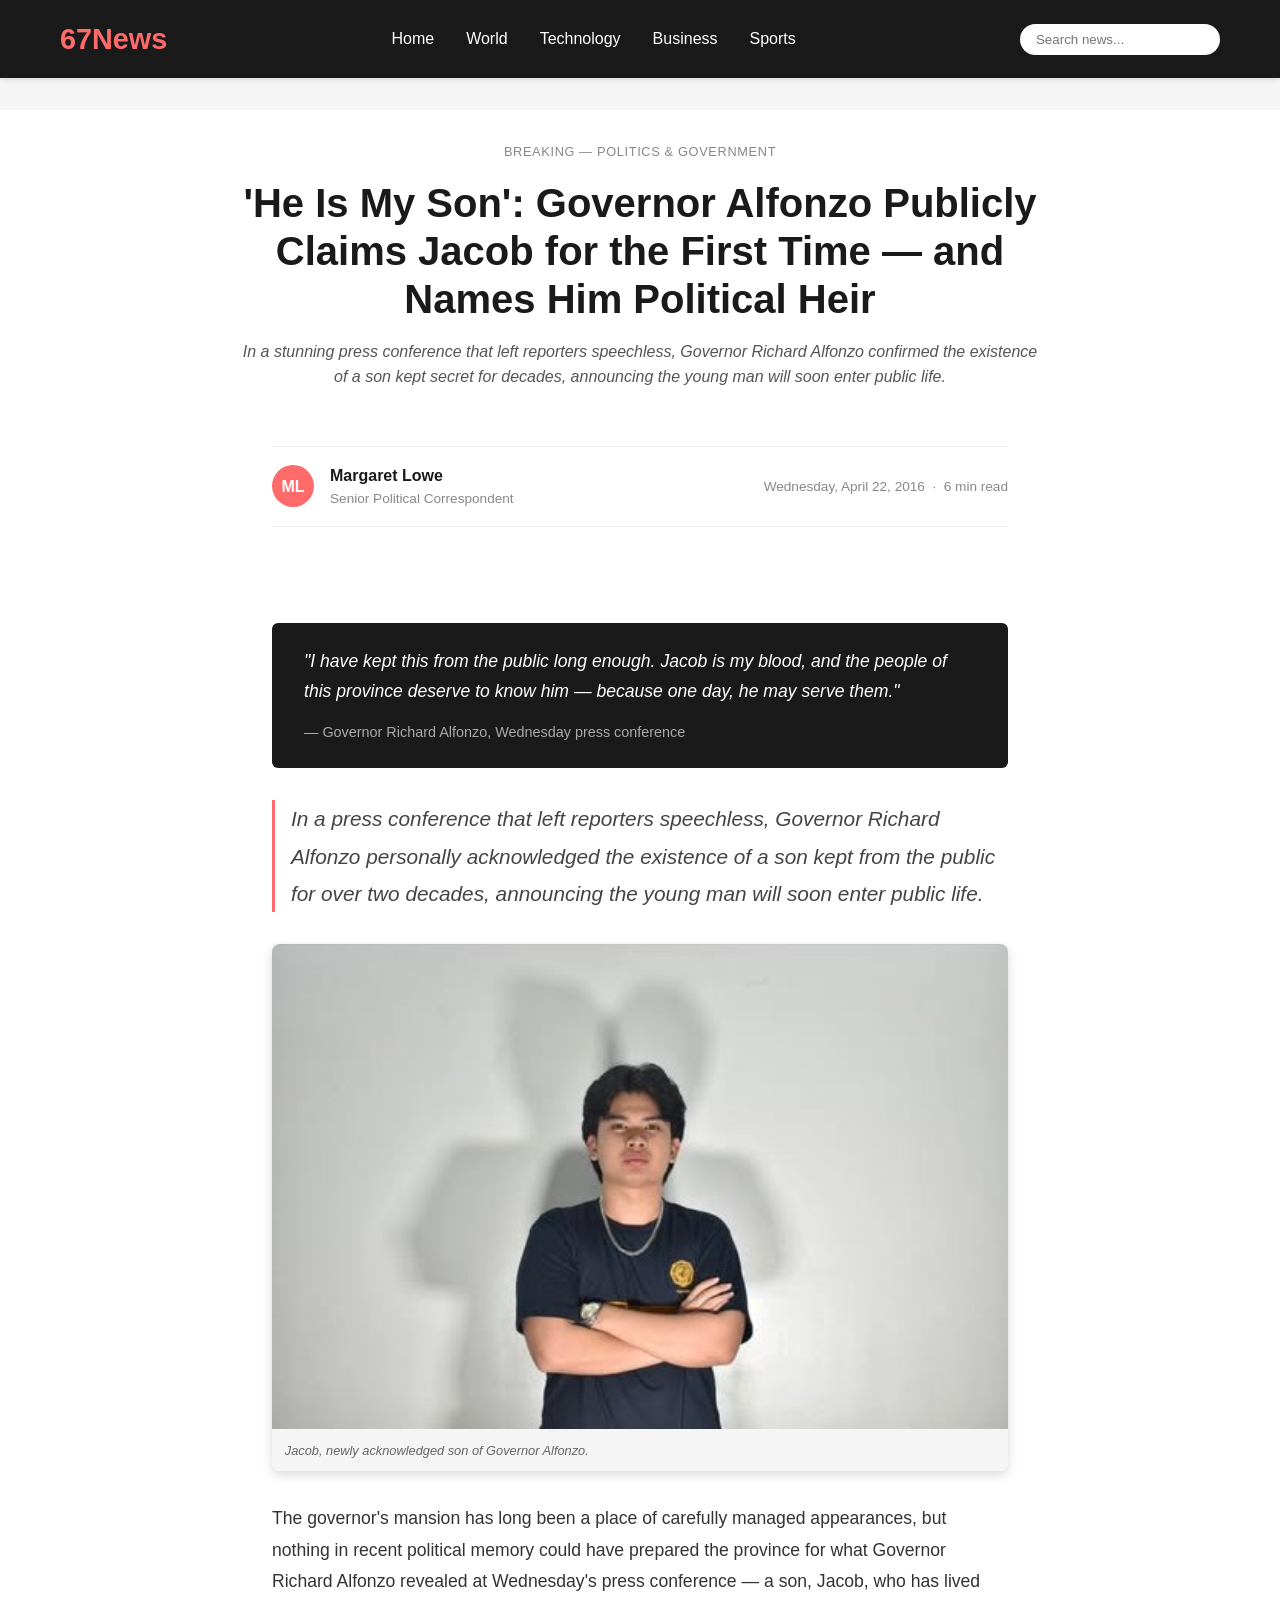
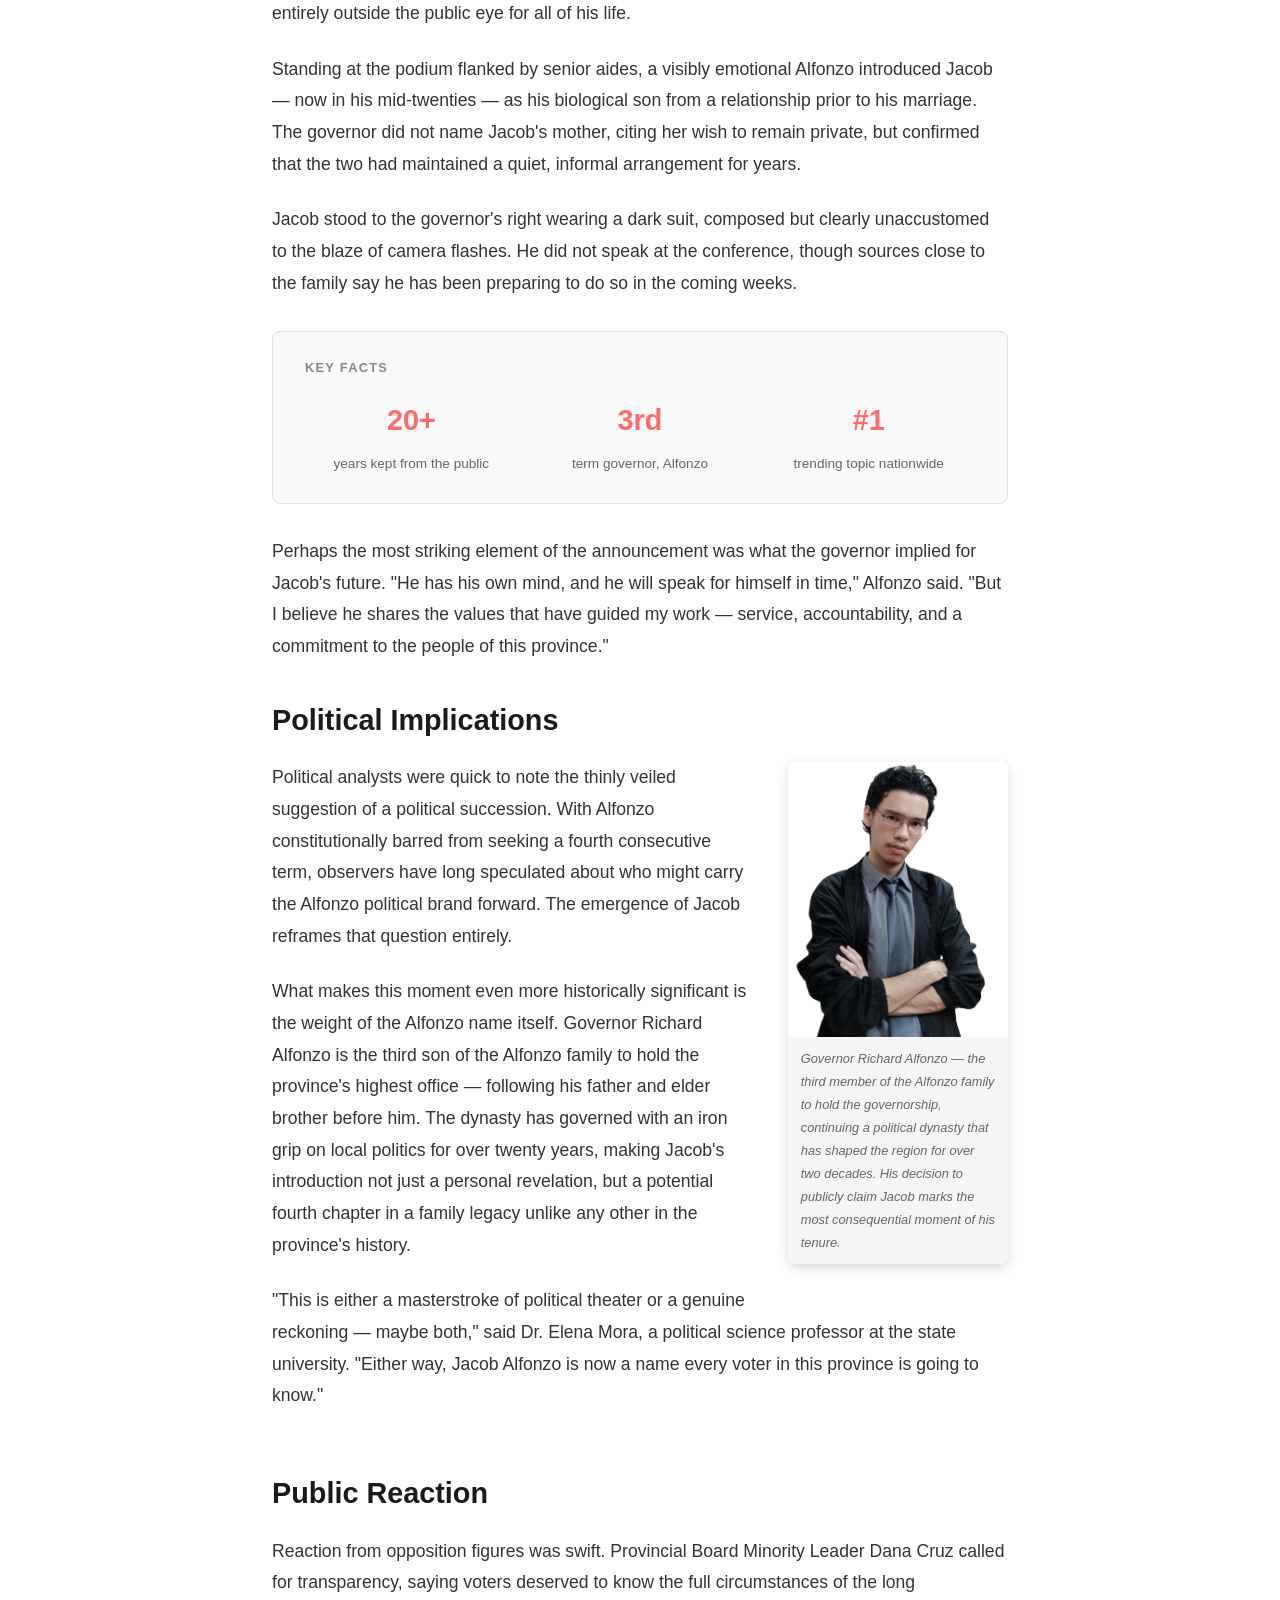
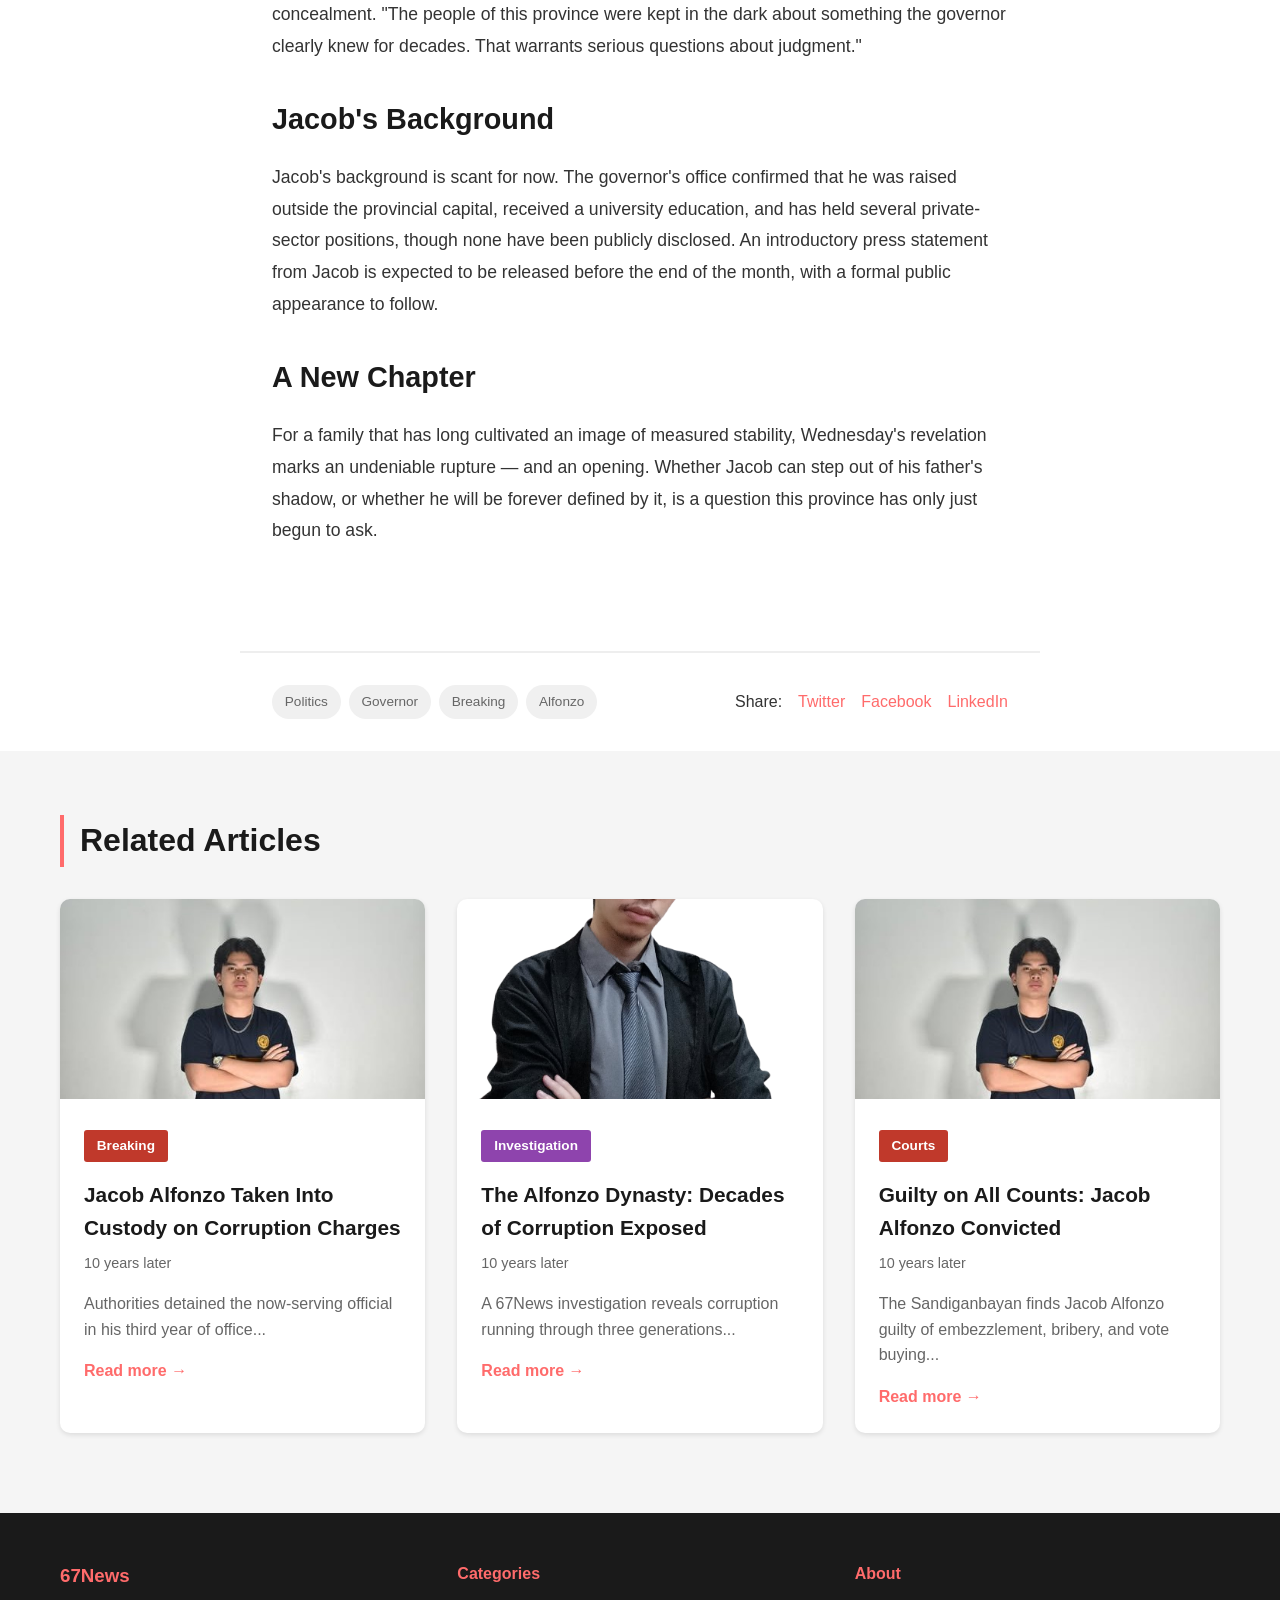
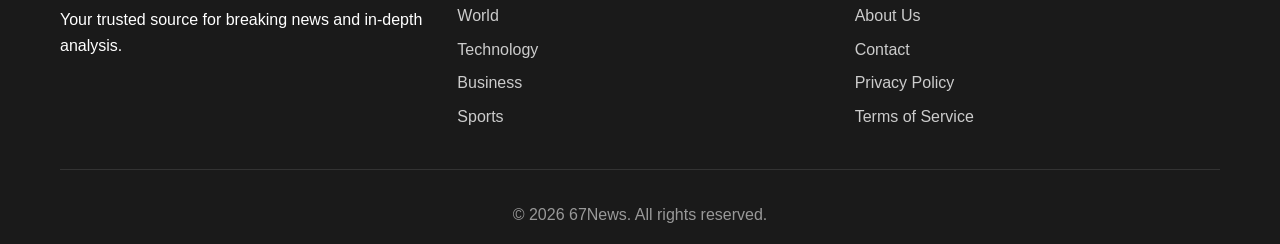
<file: pages/article.html>
<!DOCTYPE html>
<html lang="en">
<head>
    <meta charset="UTF-8">
    <meta name="viewport" content="width=device-width, initial-scale=1.0">
    <title>'He Is My Son': Governor Alfonzo Names Jacob Political Heir - 67News</title>
    <link rel="stylesheet" href="../assets/css/style.css">
    <link rel="stylesheet" href="../assets/css/article.css">
</head>
<body>
    <header>
        <nav class="navbar">
            <div class="container">
                <div class="logo">
                    <h1>67News</h1>
                </div>
                <button class="hamburger" id="hamburger" aria-label="Toggle menu">
                    <span></span><span></span><span></span>
                </button>
                <ul class="nav-links" id="nav-links">
                    <li><a href="../index.html">Home</a></li>
                    <li><a href="world.html">World</a></li>
                    <li><a href="technology.html">Technology</a></li>
                    <li><a href="business.html">Business</a></li>
                    <li><a href="sports.html">Sports</a></li>
                </ul>
                <div class="search-box">
                    <input type="text" placeholder="Search news...">
                </div>
            </div>
        </nav>
    </header>

    <main>
        <article class="article-page">
            <div class="container">
                <div class="article-header">
                    <p style="font-size:0.8rem; color:#888; text-transform:uppercase; letter-spacing:0.05em; margin-bottom:0.5rem;">Breaking — Politics &amp; Government</p>
                    <h1>'He Is My Son': Governor Alfonzo Publicly Claims Jacob for the First Time — and Names Him Political Heir</h1>
                    <p style="font-style:italic; color:#555; margin: 1rem 0 1.5rem;">In a stunning press conference that left reporters speechless, Governor Richard Alfonzo confirmed the existence of a son kept secret for decades, announcing the young man will soon enter public life.</p>
                </div>

                <div class="byline-area" style="max-width:800px; margin: 0 auto 1.5rem; padding: 0 2rem;">
                    <div class="article-byline">
                        <div class="byline-avatar">ML</div>
                        <div class="byline-info">
                            <div class="byline-name">Margaret Lowe</div>
                            <div class="byline-role">Senior Political Correspondent</div>
                        </div>
                        <div class="byline-readtime">Wednesday, April 22, 2016 &nbsp;·&nbsp; 6 min read</div>
                    </div>
                </div>

                <div class="article-content">
                    <div class="pullquote">
                        "I have kept this from the public long enough. Jacob is my blood, and the people of this province deserve to know him — because one day, he may serve them."
                        <cite>— Governor Richard Alfonzo, Wednesday press conference</cite>
                    </div>

                    <p class="lead">In a press conference that left reporters speechless, Governor Richard Alfonzo personally acknowledged the existence of a son kept from the public for over two decades, announcing the young man will soon enter public life.</p>

                    <div class="photo-pair">
                        <figure class="inline-photo">
                            <img src="../ForMV.jpg" alt="Jacob, son of Governor Alfonzo">
                            <figcaption>Jacob, newly acknowledged son of Governor Alfonzo.</figcaption>
                        </figure>
                    </div>

                    <p>The governor's mansion has long been a place of carefully managed appearances, but nothing in recent political memory could have prepared the province for what Governor Richard Alfonzo revealed at Wednesday's press conference — a son, Jacob, who has lived entirely outside the public eye for all of his life.</p>

                    <p>Standing at the podium flanked by senior aides, a visibly emotional Alfonzo introduced Jacob — now in his mid-twenties — as his biological son from a relationship prior to his marriage. The governor did not name Jacob's mother, citing her wish to remain private, but confirmed that the two had maintained a quiet, informal arrangement for years.</p>

                    <p>Jacob stood to the governor's right wearing a dark suit, composed but clearly unaccustomed to the blaze of camera flashes. He did not speak at the conference, though sources close to the family say he has been preparing to do so in the coming weeks.</p>

                    <div class="key-facts">
                        <h4>Key Facts</h4>
                        <div class="key-facts-grid">
                            <div class="key-fact-item">
                                <strong>20+</strong>
                                <span>years kept from the public</span>
                            </div>
                            <div class="key-fact-item">
                                <strong>3rd</strong>
                                <span>term governor, Alfonzo</span>
                            </div>
                            <div class="key-fact-item">
                                <strong>#1</strong>
                                <span>trending topic nationwide</span>
                            </div>
                        </div>
                    </div>

                    <p>Perhaps the most striking element of the announcement was what the governor implied for Jacob's future. "He has his own mind, and he will speak for himself in time," Alfonzo said. "But I believe he shares the values that have guided my work — service, accountability, and a commitment to the people of this province."</p>

                    <h2>Political Implications</h2>
                    <div class="clearfix">
                        <figure class="inline-photo" style="float: right; margin: 0 0 1.5rem 2rem; max-width: 220px;">
                            <img src="../Untitled design.png" alt="Governor Richard Alfonzo">
                            <figcaption>Governor Richard Alfonzo — the third member of the Alfonzo family to hold the governorship, continuing a political dynasty that has shaped the region for over two decades. His decision to publicly claim Jacob marks the most consequential moment of his tenure.</figcaption>
                        </figure>
                        <p>Political analysts were quick to note the thinly veiled suggestion of a political succession. With Alfonzo constitutionally barred from seeking a fourth consecutive term, observers have long speculated about who might carry the Alfonzo political brand forward. The emergence of Jacob reframes that question entirely.</p>

                        <p>What makes this moment even more historically significant is the weight of the Alfonzo name itself. Governor Richard Alfonzo is the third son of the Alfonzo family to hold the province's highest office — following his father and elder brother before him. The dynasty has governed with an iron grip on local politics for over twenty years, making Jacob's introduction not just a personal revelation, but a potential fourth chapter in a family legacy unlike any other in the province's history.</p>

                        <p>"This is either a masterstroke of political theater or a genuine reckoning — maybe both," said Dr. Elena Mora, a political science professor at the state university. "Either way, Jacob Alfonzo is now a name every voter in this province is going to know."</p>
                    </div>

                    <h2>Public Reaction</h2>
                    <p>Reaction from opposition figures was swift. Provincial Board Minority Leader Dana Cruz called for transparency, saying voters deserved to know the full circumstances of the long concealment. "The people of this province were kept in the dark about something the governor clearly knew for decades. That warrants serious questions about judgment."</p>

                    <h2>Jacob's Background</h2>
                    <p>Jacob's background is scant for now. The governor's office confirmed that he was raised outside the provincial capital, received a university education, and has held several private-sector positions, though none have been publicly disclosed. An introductory press statement from Jacob is expected to be released before the end of the month, with a formal public appearance to follow.</p>

                    <h2>A New Chapter</h2>
                    <p>For a family that has long cultivated an image of measured stability, Wednesday's revelation marks an undeniable rupture — and an opening. Whether Jacob can step out of his father's shadow, or whether he will be forever defined by it, is a question this province has only just begun to ask.</p>
                </div>

                <div class="article-footer">
                    <div class="tags">
                        <span class="tag">Politics</span>
                        <span class="tag">Governor</span>
                        <span class="tag">Breaking</span>
                        <span class="tag">Alfonzo</span>
                    </div>
                    <div class="share">
                        <span>Share:</span>
                        <a href="#">Twitter</a>
                        <a href="#">Facebook</a>
                        <a href="#">LinkedIn</a>
                    </div>
                </div>
            </div>
        </article>

        <section class="related-articles">
            <div class="container">
                <h2 class="section-title">Related Articles</h2>
                <div class="news-grid">
                    <article class="news-card">
                        <img src="../ForMV.jpg" alt="Jacob Alfonzo">
                        <div class="card-content">
                            <span class="category" style="background:#c0392b;">Breaking</span>
                            <h3>Jacob Alfonzo Taken Into Custody on Corruption Charges</h3>
                            <p class="meta">10 years later</p>
                            <p>Authorities detained the now-serving official in his third year of office...</p>
                            <a href="jacob-custody.html">Read more →</a>
                        </div>
                    </article>
                    <article class="news-card">
                        <img src="../Untitled design.png" alt="Governor Alfonzo">
                        <div class="card-content">
                            <span class="category" style="background:#8e44ad;">Investigation</span>
                            <h3>The Alfonzo Dynasty: Decades of Corruption Exposed</h3>
                            <p class="meta">10 years later</p>
                            <p>A 67News investigation reveals corruption running through three generations...</p>
                            <a href="harlan-dynasty.html">Read more →</a>
                        </div>
                    </article>
                    <article class="news-card">
                        <img src="../ForMV.jpg" alt="Jacob Alfonzo">
                        <div class="card-content">
                            <span class="category" style="background:#c0392b;">Courts</span>
                            <h3>Guilty on All Counts: Jacob Alfonzo Convicted</h3>
                            <p class="meta">10 years later</p>
                            <p>The Sandiganbayan finds Jacob Alfonzo guilty of embezzlement, bribery, and vote buying...</p>
                            <a href="jacob-guilty.html">Read more →</a>
                        </div>
                    </article>
                </div>
            </div>
        </section>
    </main>

    <footer>
        <div class="container">
            <div class="footer-content">
                <div class="footer-section">
                    <h3>67News</h3>
                    <p>Your trusted source for breaking news and in-depth analysis.</p>
                </div>
                <div class="footer-section">
                    <h4>Categories</h4>
                    <ul>
                        <li><a href="world.html">World</a></li>
                        <li><a href="technology.html">Technology</a></li>
                        <li><a href="business.html">Business</a></li>
                        <li><a href="sports.html">Sports</a></li>
                    </ul>
                </div>
                <div class="footer-section">
                    <h4>About</h4>
                    <ul>
                        <li><a href="#">About Us</a></li>
                        <li><a href="#">Contact</a></li>
                        <li><a href="#">Privacy Policy</a></li>
                        <li><a href="#">Terms of Service</a></li>
                    </ul>
                </div>
            </div>
            <div class="footer-bottom">
                <p>&copy; 2026 67News. All rights reserved.</p>
            </div>
        </div>
    </footer>
    <script>
        document.getElementById('hamburger').addEventListener('click', function() {
            document.getElementById('nav-links').classList.toggle('open');
        });
    </script>
</body>
</html>
</file>
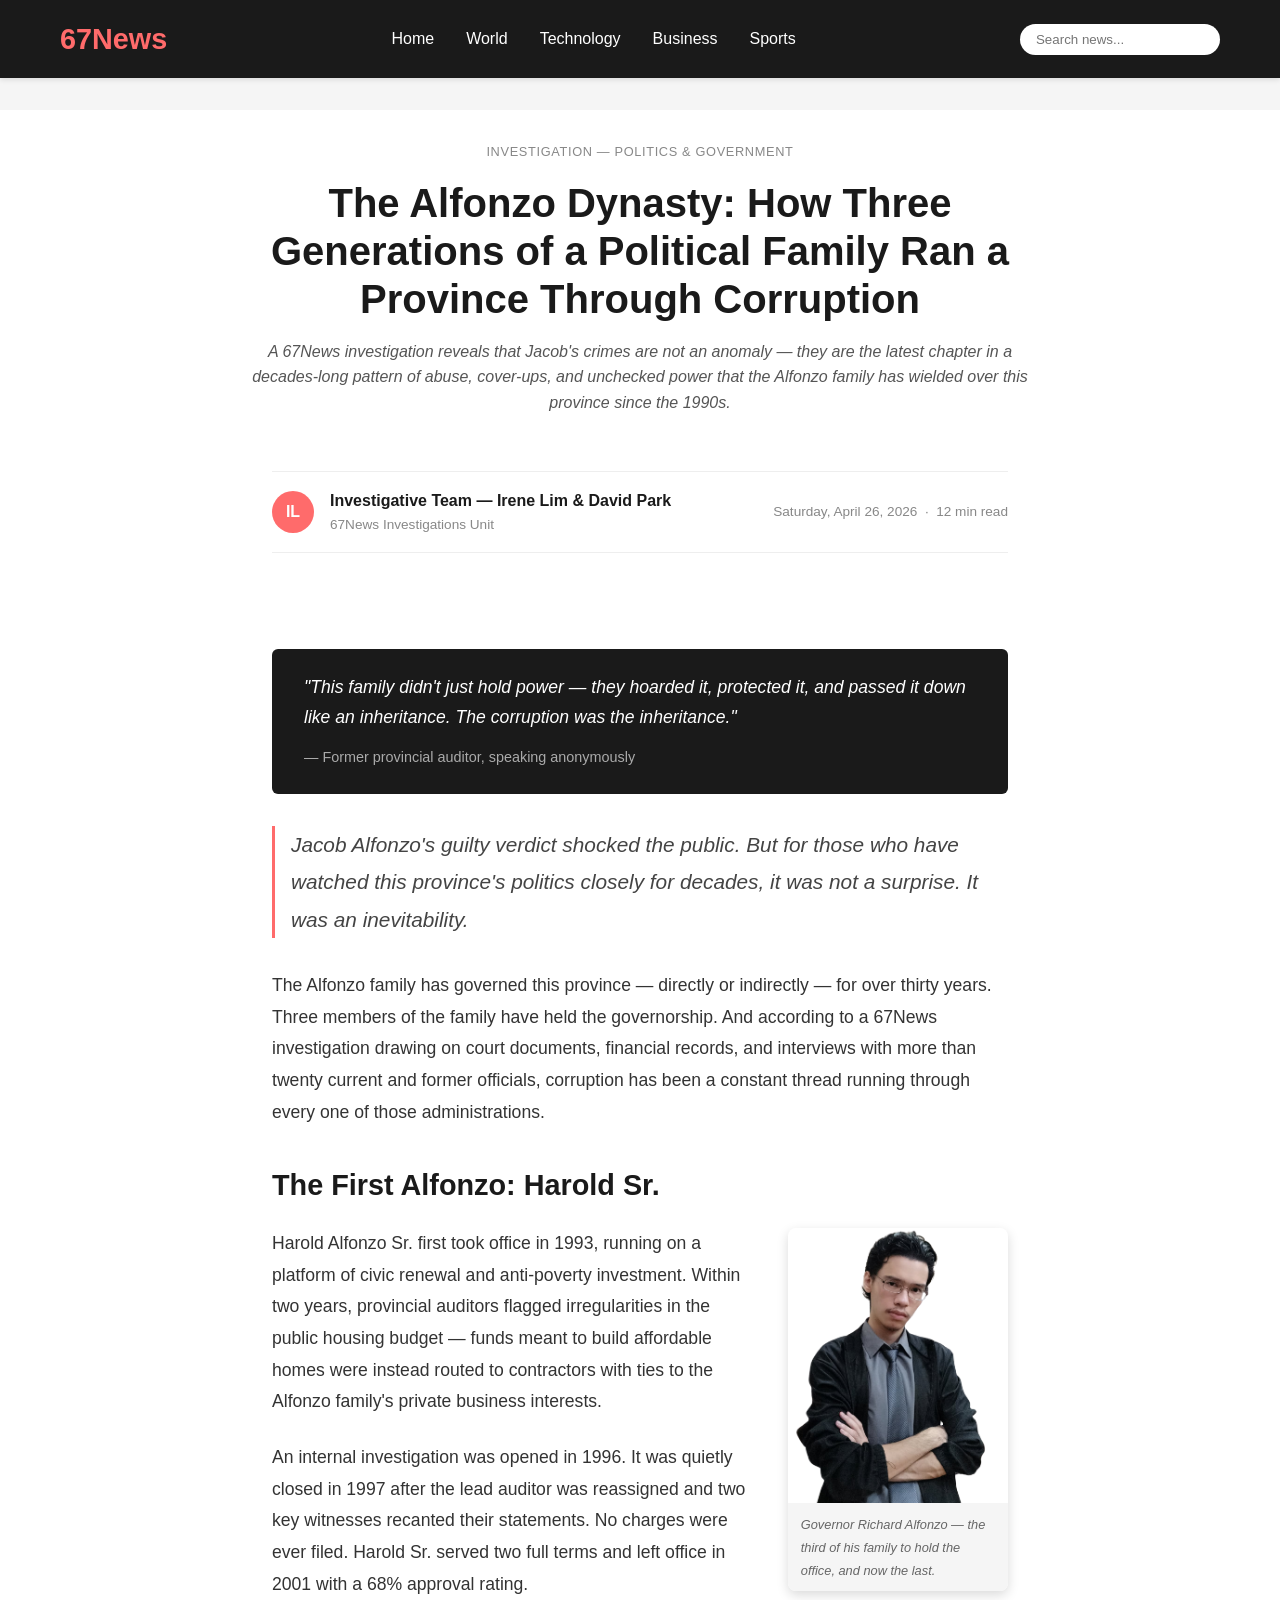
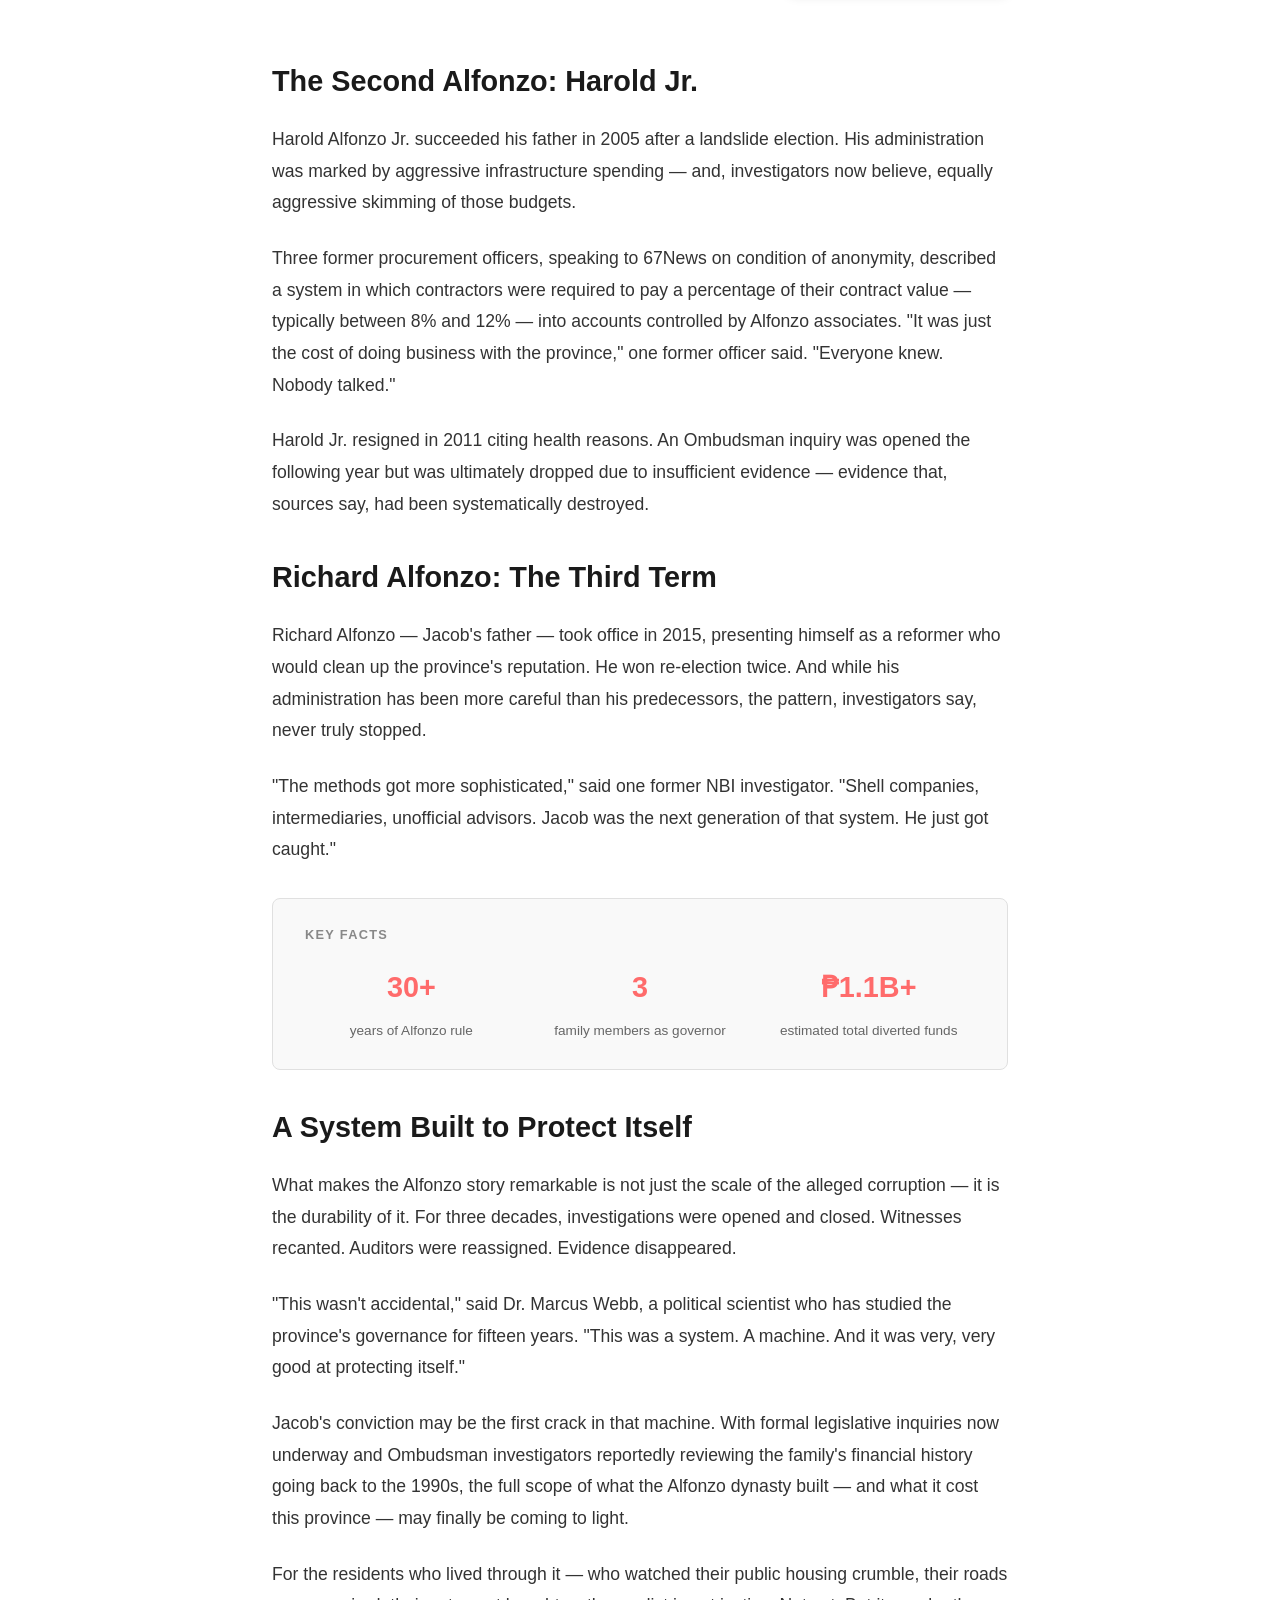
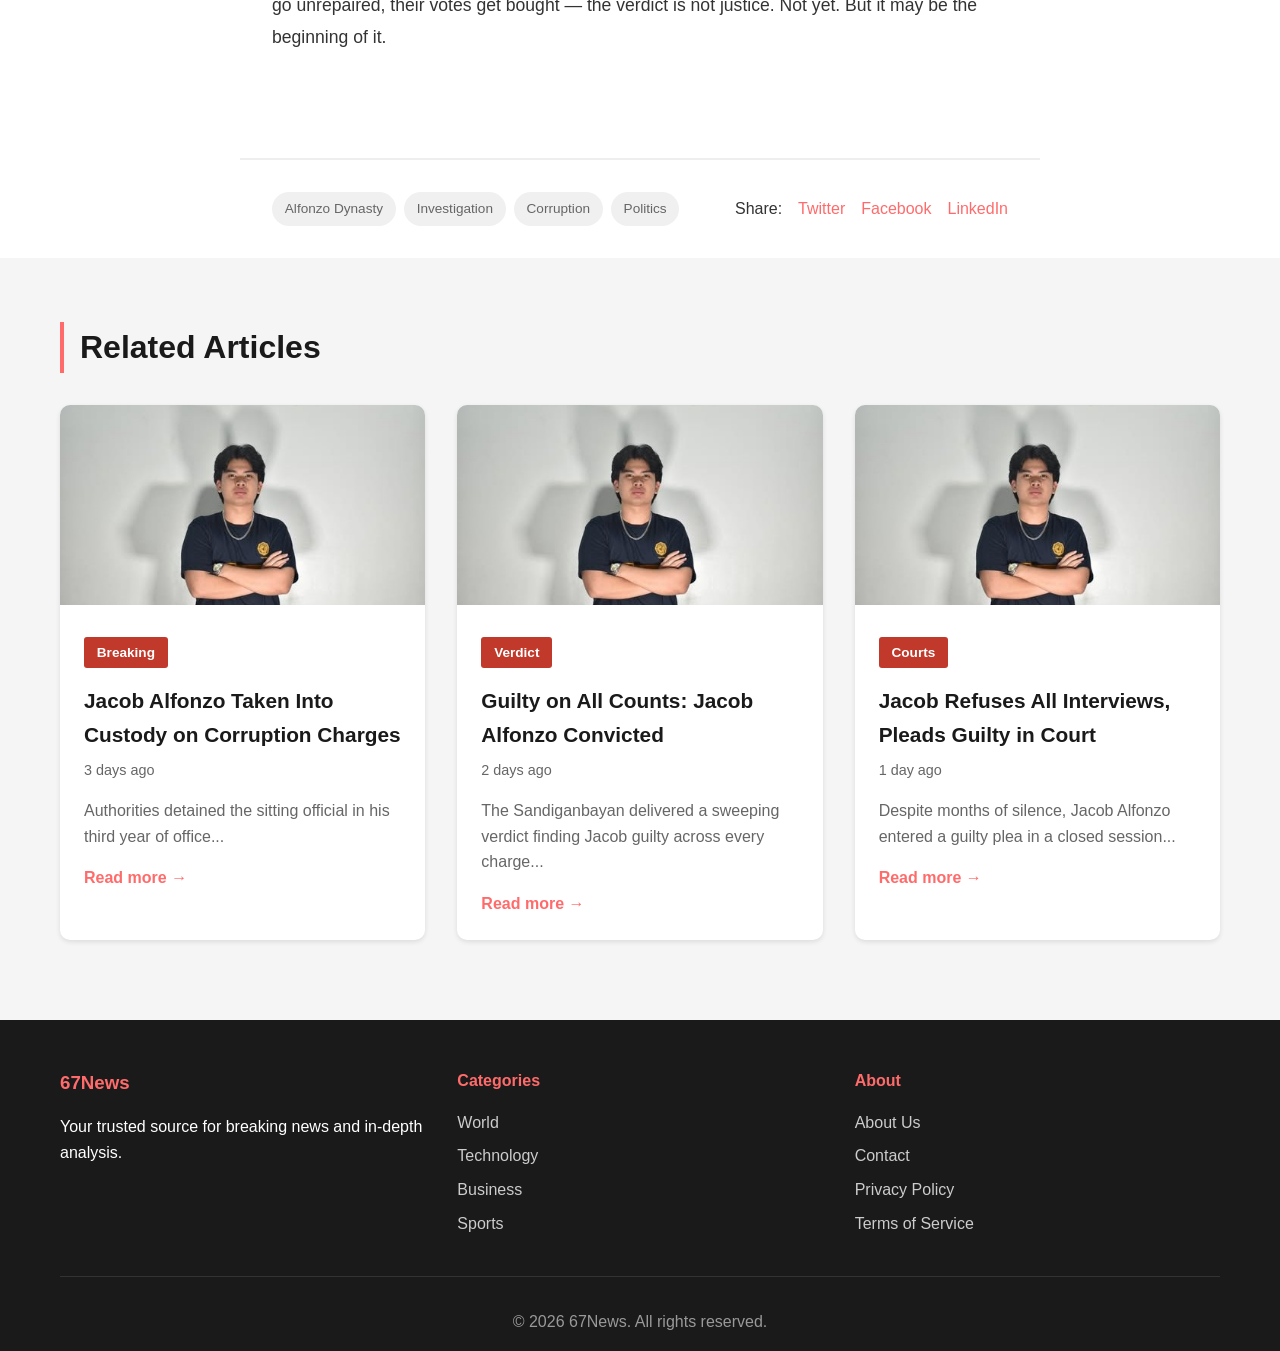
<file: pages/harlan-dynasty.html>
<!DOCTYPE html>
<html lang="en">
<head>
    <meta charset="UTF-8">
    <meta name="viewport" content="width=device-width, initial-scale=1.0">
    <title>The Alfonzo Dynasty: Decades of Corruption - 67News</title>
    <link rel="stylesheet" href="../assets/css/style.css">
    <link rel="stylesheet" href="../assets/css/article.css">
</head>
<body>
    <header>
        <nav class="navbar">
            <div class="container">
                <div class="logo">
                    <h1>67News</h1>
                </div>
                <button class="hamburger" id="hamburger" aria-label="Toggle menu">
                    <span></span><span></span><span></span>
                </button>
                <ul class="nav-links" id="nav-links">
                    <li><a href="../index.html">Home</a></li>
                    <li><a href="world.html">World</a></li>
                    <li><a href="technology.html">Technology</a></li>
                    <li><a href="business.html">Business</a></li>
                    <li><a href="sports.html">Sports</a></li>
                </ul>
                <div class="search-box">
                    <input type="text" placeholder="Search news...">
                </div>
            </div>
        </nav>
    </header>

    <main>
        <article class="article-page">
            <div class="container">
                <div class="article-header">
                    <p style="font-size:0.8rem; color:#888; text-transform:uppercase; letter-spacing:0.05em; margin-bottom:0.5rem;">Investigation — Politics &amp; Government</p>
                    <h1>The Alfonzo Dynasty: How Three Generations of a Political Family Ran a Province Through Corruption</h1>
                    <p style="font-style:italic; color:#555; margin: 1rem 0 1.5rem;">A 67News investigation reveals that Jacob's crimes are not an anomaly — they are the latest chapter in a decades-long pattern of abuse, cover-ups, and unchecked power that the Alfonzo family has wielded over this province since the 1990s.</p>
                </div>

                <div class="byline-area" style="max-width:800px; margin: 0 auto 1.5rem; padding: 0 2rem;">
                    <div class="article-byline">
                        <div class="byline-avatar">IL</div>
                        <div class="byline-info">
                            <div class="byline-name">Investigative Team — Irene Lim &amp; David Park</div>
                            <div class="byline-role">67News Investigations Unit</div>
                        </div>
                        <div class="byline-readtime">Saturday, April 26, 2026 &nbsp;·&nbsp; 12 min read</div>
                    </div>
                </div>

                <div class="article-content">
                    <div class="pullquote">
                        "This family didn't just hold power — they hoarded it, protected it, and passed it down like an inheritance. The corruption was the inheritance."
                        <cite>— Former provincial auditor, speaking anonymously</cite>
                    </div>

                    <p class="lead">Jacob Alfonzo's guilty verdict shocked the public. But for those who have watched this province's politics closely for decades, it was not a surprise. It was an inevitability.</p>

                    <p>The Alfonzo family has governed this province — directly or indirectly — for over thirty years. Three members of the family have held the governorship. And according to a 67News investigation drawing on court documents, financial records, and interviews with more than twenty current and former officials, corruption has been a constant thread running through every one of those administrations.</p>

                    <h2>The First Alfonzo: Harold Sr.</h2>
                    <div class="clearfix">
                        <figure class="inline-photo" style="float: right; margin: 0 0 1.5rem 2rem; max-width: 220px;">
                            <img src="../Untitled design.png" alt="The Alfonzo Family">
                            <figcaption>Governor Richard Alfonzo — the third of his family to hold the office, and now the last.</figcaption>
                        </figure>
                        <p>Harold Alfonzo Sr. first took office in 1993, running on a platform of civic renewal and anti-poverty investment. Within two years, provincial auditors flagged irregularities in the public housing budget — funds meant to build affordable homes were instead routed to contractors with ties to the Alfonzo family's private business interests.</p>

                        <p>An internal investigation was opened in 1996. It was quietly closed in 1997 after the lead auditor was reassigned and two key witnesses recanted their statements. No charges were ever filed. Harold Sr. served two full terms and left office in 2001 with a 68% approval rating.</p>
                    </div>

                    <h2>The Second Alfonzo: Harold Jr.</h2>
                    <p>Harold Alfonzo Jr. succeeded his father in 2005 after a landslide election. His administration was marked by aggressive infrastructure spending — and, investigators now believe, equally aggressive skimming of those budgets.</p>

                    <p>Three former procurement officers, speaking to 67News on condition of anonymity, described a system in which contractors were required to pay a percentage of their contract value — typically between 8% and 12% — into accounts controlled by Alfonzo associates. "It was just the cost of doing business with the province," one former officer said. "Everyone knew. Nobody talked."</p>

                    <p>Harold Jr. resigned in 2011 citing health reasons. An Ombudsman inquiry was opened the following year but was ultimately dropped due to insufficient evidence — evidence that, sources say, had been systematically destroyed.</p>

                    <h2>Richard Alfonzo: The Third Term</h2>
                    <p>Richard Alfonzo — Jacob's father — took office in 2015, presenting himself as a reformer who would clean up the province's reputation. He won re-election twice. And while his administration has been more careful than his predecessors, the pattern, investigators say, never truly stopped.</p>

                    <p>"The methods got more sophisticated," said one former NBI investigator. "Shell companies, intermediaries, unofficial advisors. Jacob was the next generation of that system. He just got caught."</p>

                    <div class="key-facts">
                        <h4>Key Facts</h4>
                        <div class="key-facts-grid">
                            <div class="key-fact-item">
                                <strong>30+</strong>
                                <span>years of Alfonzo rule</span>
                            </div>
                            <div class="key-fact-item">
                                <strong>3</strong>
                                <span>family members as governor</span>
                            </div>
                            <div class="key-fact-item">
                                <strong>₱1.1B+</strong>
                                <span>estimated total diverted funds</span>
                            </div>
                        </div>
                    </div>

                    <h2>A System Built to Protect Itself</h2>
                    <p>What makes the Alfonzo story remarkable is not just the scale of the alleged corruption — it is the durability of it. For three decades, investigations were opened and closed. Witnesses recanted. Auditors were reassigned. Evidence disappeared.</p>

                    <p>"This wasn't accidental," said Dr. Marcus Webb, a political scientist who has studied the province's governance for fifteen years. "This was a system. A machine. And it was very, very good at protecting itself."</p>

                    <p>Jacob's conviction may be the first crack in that machine. With formal legislative inquiries now underway and Ombudsman investigators reportedly reviewing the family's financial history going back to the 1990s, the full scope of what the Alfonzo dynasty built — and what it cost this province — may finally be coming to light.</p>

                    <p>For the residents who lived through it — who watched their public housing crumble, their roads go unrepaired, their votes get bought — the verdict is not justice. Not yet. But it may be the beginning of it.</p>
                </div>

                <div class="article-footer">
                    <div class="tags">
                        <span class="tag">Alfonzo Dynasty</span>
                        <span class="tag">Investigation</span>
                        <span class="tag">Corruption</span>
                        <span class="tag">Politics</span>
                    </div>
                    <div class="share">
                        <span>Share:</span>
                        <a href="#">Twitter</a>
                        <a href="#">Facebook</a>
                        <a href="#">LinkedIn</a>
                    </div>
                </div>
            </div>
        </article>

        <section class="related-articles">
            <div class="container">
                <h2 class="section-title">Related Articles</h2>
                <div class="news-grid">
                    <article class="news-card">
                        <img src="../ForMV.jpg" alt="Jacob Alfonzo">
                        <div class="card-content">
                            <span class="category" style="background:#c0392b;">Breaking</span>
                            <h3>Jacob Alfonzo Taken Into Custody on Corruption Charges</h3>
                            <p class="meta">3 days ago</p>
                            <p>Authorities detained the sitting official in his third year of office...</p>
                            <a href="jacob-custody.html">Read more →</a>
                        </div>
                    </article>
                    <article class="news-card">
                        <img src="../ForMV.jpg" alt="Jacob Alfonzo">
                        <div class="card-content">
                            <span class="category" style="background:#c0392b;">Verdict</span>
                            <h3>Guilty on All Counts: Jacob Alfonzo Convicted</h3>
                            <p class="meta">2 days ago</p>
                            <p>The Sandiganbayan delivered a sweeping verdict finding Jacob guilty across every charge...</p>
                            <a href="jacob-guilty.html">Read more →</a>
                        </div>
                    </article>
                    <article class="news-card">
                        <img src="../ForMV.jpg" alt="Jacob Alfonzo">
                        <div class="card-content">
                            <span class="category" style="background:#c0392b;">Courts</span>
                            <h3>Jacob Refuses All Interviews, Pleads Guilty in Court</h3>
                            <p class="meta">1 day ago</p>
                            <p>Despite months of silence, Jacob Alfonzo entered a guilty plea in a closed session...</p>
                            <a href="jacob-plea.html">Read more →</a>
                        </div>
                    </article>
                </div>
            </div>
        </section>
    </main>

    <footer>
        <div class="container">
            <div class="footer-content">
                <div class="footer-section">
                    <h3>67News</h3>
                    <p>Your trusted source for breaking news and in-depth analysis.</p>
                </div>
                <div class="footer-section">
                    <h4>Categories</h4>
                    <ul>
                        <li><a href="world.html">World</a></li>
                        <li><a href="technology.html">Technology</a></li>
                        <li><a href="business.html">Business</a></li>
                        <li><a href="sports.html">Sports</a></li>
                    </ul>
                </div>
                <div class="footer-section">
                    <h4>About</h4>
                    <ul>
                        <li><a href="#">About Us</a></li>
                        <li><a href="#">Contact</a></li>
                        <li><a href="#">Privacy Policy</a></li>
                        <li><a href="#">Terms of Service</a></li>
                    </ul>
                </div>
            </div>
            <div class="footer-bottom">
                <p>&copy; 2026 67News. All rights reserved.</p>
            </div>
        </div>
    </footer>
    <script>
        document.getElementById('hamburger').addEventListener('click', function() {
            document.getElementById('nav-links').classList.toggle('open');
        });
    </script>
</body>
</html>
</file>
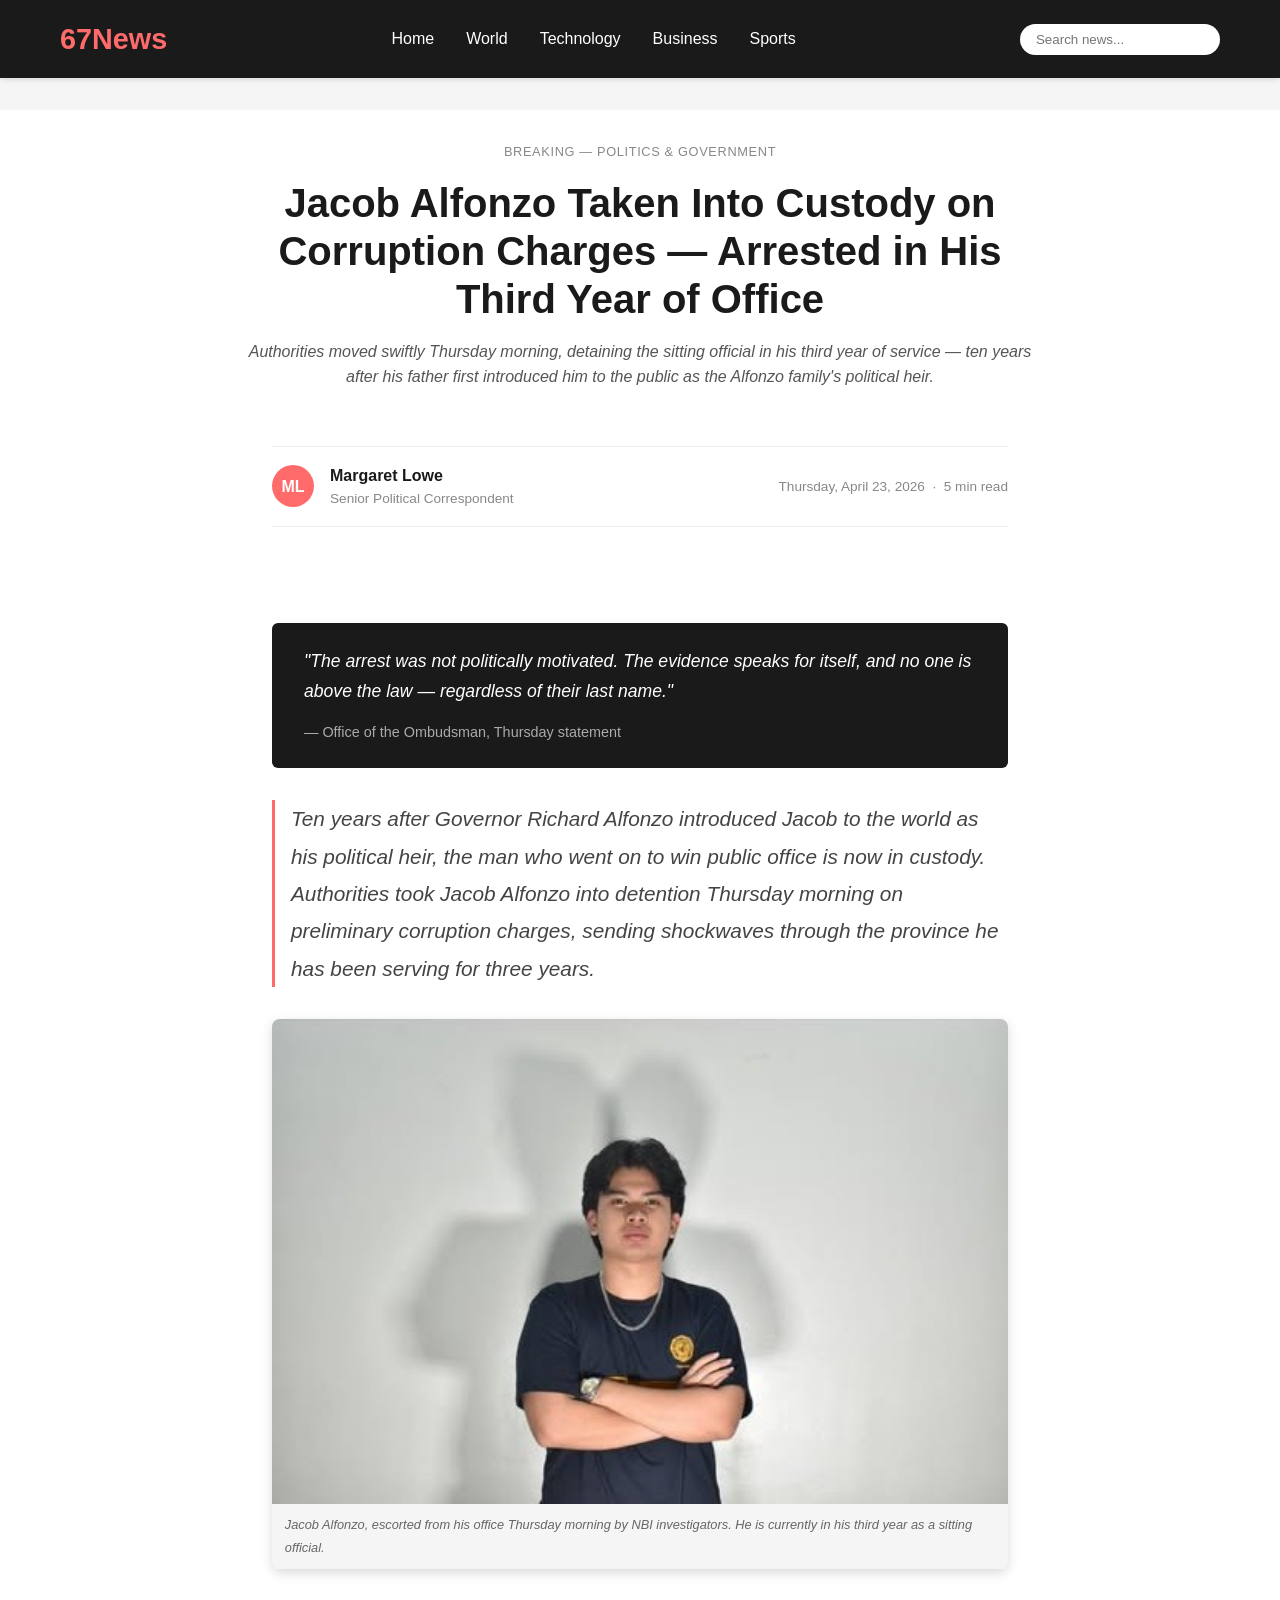
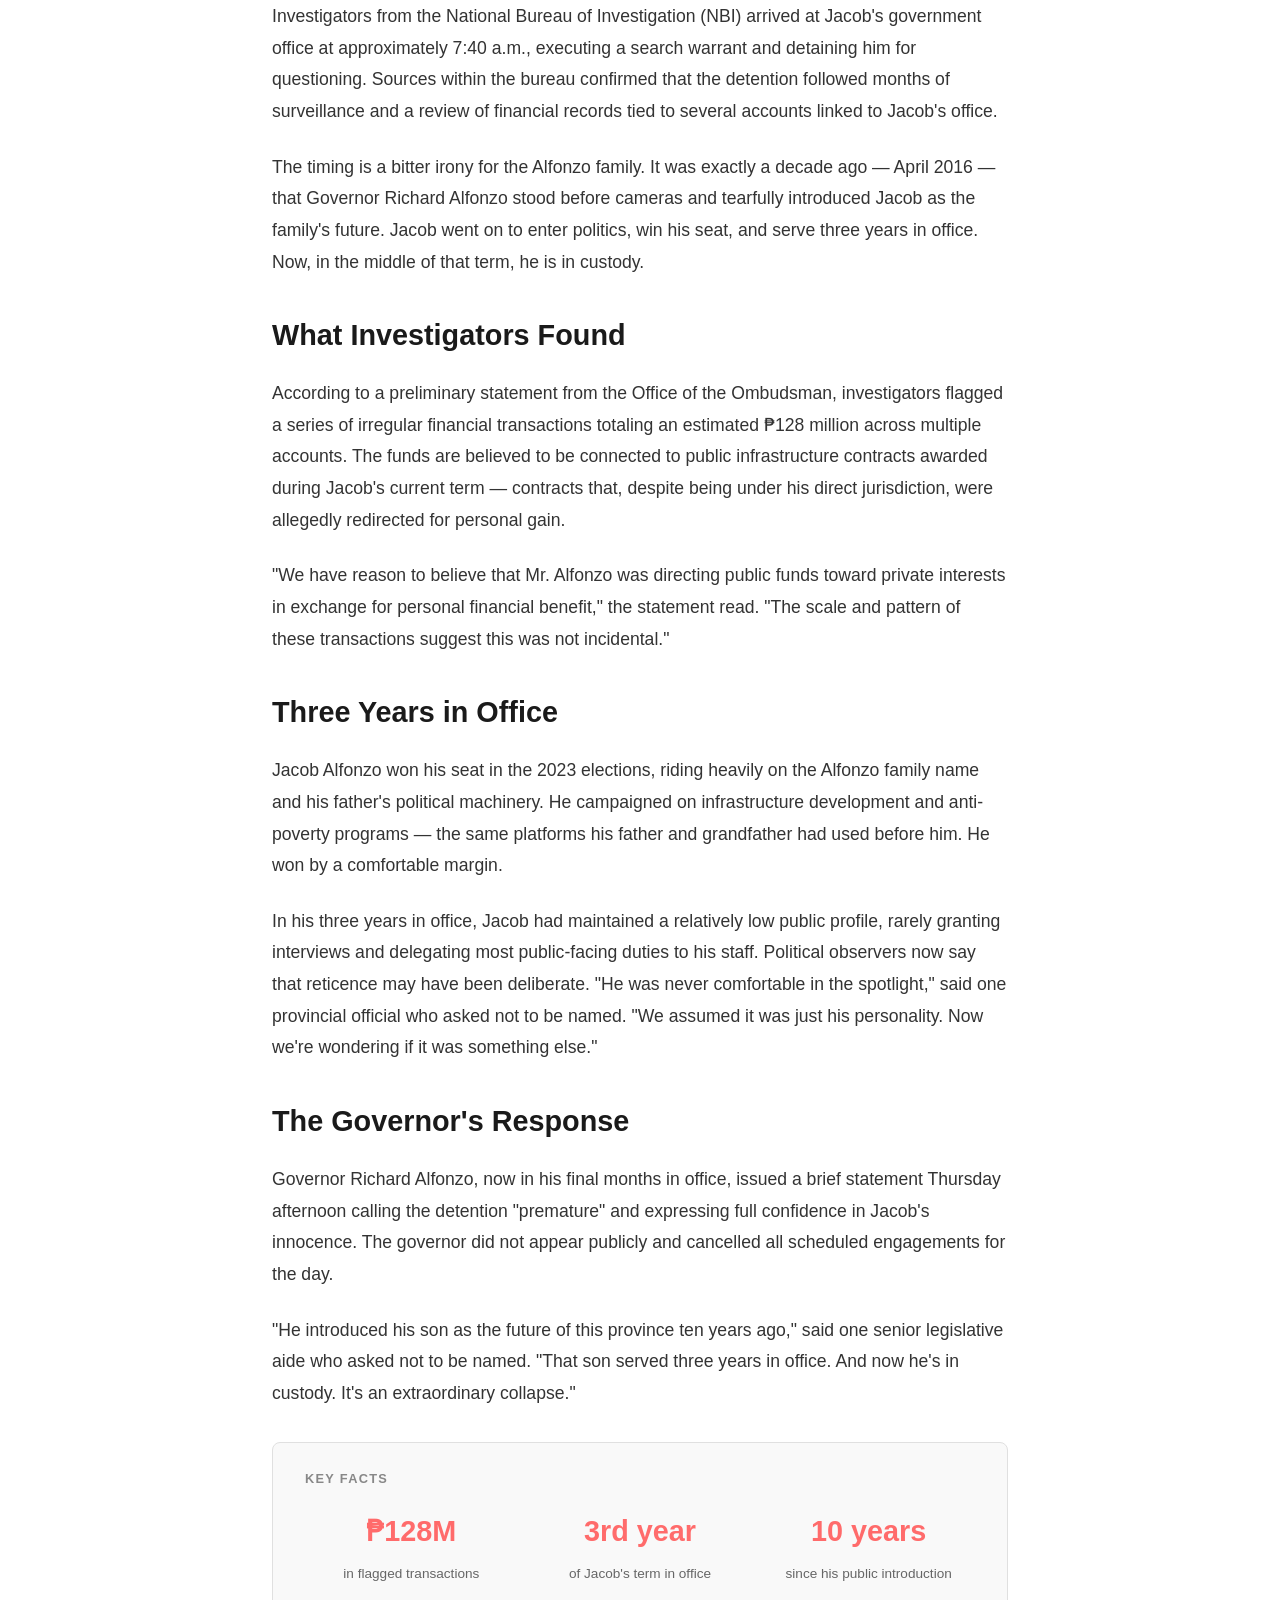
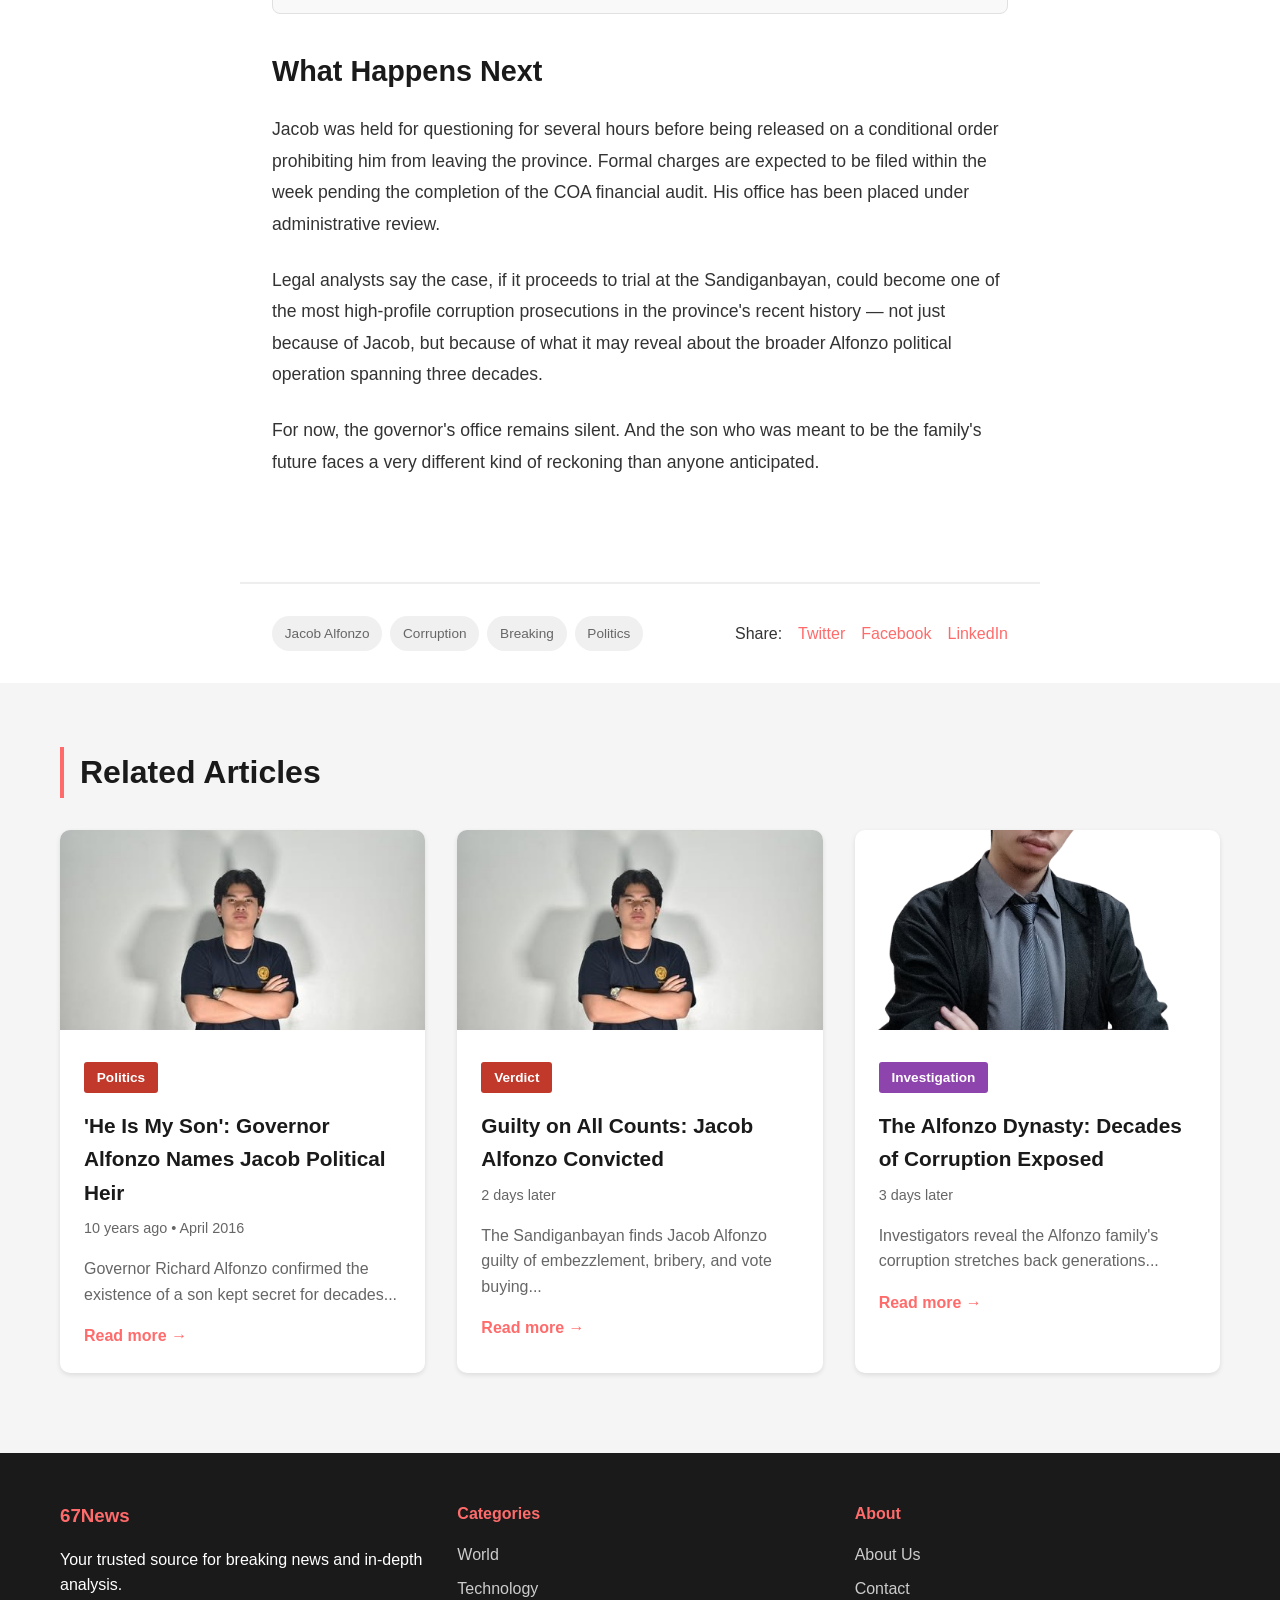
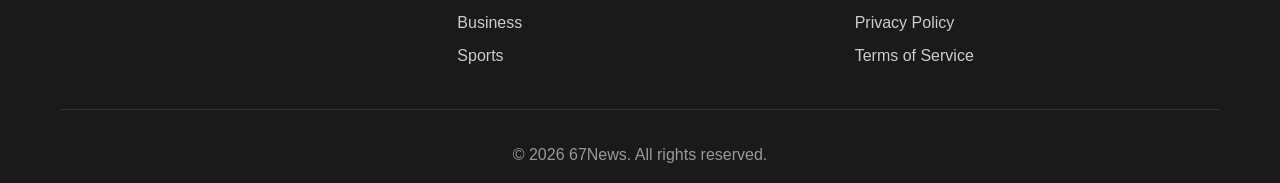
<file: pages/jacob-custody.html>
<!DOCTYPE html>
<html lang="en">
<head>
    <meta charset="UTF-8">
    <meta name="viewport" content="width=device-width, initial-scale=1.0">
    <title>Jacob Alfonzo Taken Into Custody - 67News</title>
    <link rel="stylesheet" href="../assets/css/style.css">
    <link rel="stylesheet" href="../assets/css/article.css">
</head>
<body>
    <header>
        <nav class="navbar">
            <div class="container">
                <div class="logo">
                    <h1>67News</h1>
                </div>
                <button class="hamburger" id="hamburger" aria-label="Toggle menu">
                    <span></span><span></span><span></span>
                </button>
                <ul class="nav-links" id="nav-links">
                    <li><a href="../index.html">Home</a></li>
                    <li><a href="world.html">World</a></li>
                    <li><a href="technology.html">Technology</a></li>
                    <li><a href="business.html">Business</a></li>
                    <li><a href="sports.html">Sports</a></li>
                </ul>
                <div class="search-box">
                    <input type="text" placeholder="Search news...">
                </div>
            </div>
        </nav>
    </header>

    <main>
        <article class="article-page">
            <div class="container">
                <div class="article-header">
                    <p style="font-size:0.8rem; color:#888; text-transform:uppercase; letter-spacing:0.05em; margin-bottom:0.5rem;">Breaking — Politics &amp; Government</p>
                    <h1>Jacob Alfonzo Taken Into Custody on Corruption Charges — Arrested in His Third Year of Office</h1>
                    <p style="font-style:italic; color:#555; margin: 1rem 0 1.5rem;">Authorities moved swiftly Thursday morning, detaining the sitting official in his third year of service — ten years after his father first introduced him to the public as the Alfonzo family's political heir.</p>
                </div>

                <div class="byline-area" style="max-width:800px; margin: 0 auto 1.5rem; padding: 0 2rem;">
                    <div class="article-byline">
                        <div class="byline-avatar">ML</div>
                        <div class="byline-info">
                            <div class="byline-name">Margaret Lowe</div>
                            <div class="byline-role">Senior Political Correspondent</div>
                        </div>
                        <div class="byline-readtime">Thursday, April 23, 2026 &nbsp;·&nbsp; 5 min read</div>
                    </div>
                </div>

                <div class="article-content">
                    <div class="pullquote">
                        "The arrest was not politically motivated. The evidence speaks for itself, and no one is above the law — regardless of their last name."
                        <cite>— Office of the Ombudsman, Thursday statement</cite>
                    </div>

                    <p class="lead">Ten years after Governor Richard Alfonzo introduced Jacob to the world as his political heir, the man who went on to win public office is now in custody. Authorities took Jacob Alfonzo into detention Thursday morning on preliminary corruption charges, sending shockwaves through the province he has been serving for three years.</p>

                    <div class="photo-pair">
                        <figure class="inline-photo">
                            <img src="../ForMV.jpg" alt="Jacob Alfonzo">
                            <figcaption>Jacob Alfonzo, escorted from his office Thursday morning by NBI investigators. He is currently in his third year as a sitting official.</figcaption>
                        </figure>
                    </div>

                    <p>Investigators from the National Bureau of Investigation (NBI) arrived at Jacob's government office at approximately 7:40 a.m., executing a search warrant and detaining him for questioning. Sources within the bureau confirmed that the detention followed months of surveillance and a review of financial records tied to several accounts linked to Jacob's office.</p>

                    <p>The timing is a bitter irony for the Alfonzo family. It was exactly a decade ago — April 2016 — that Governor Richard Alfonzo stood before cameras and tearfully introduced Jacob as the family's future. Jacob went on to enter politics, win his seat, and serve three years in office. Now, in the middle of that term, he is in custody.</p>

                    <h2>What Investigators Found</h2>
                    <p>According to a preliminary statement from the Office of the Ombudsman, investigators flagged a series of irregular financial transactions totaling an estimated ₱128 million across multiple accounts. The funds are believed to be connected to public infrastructure contracts awarded during Jacob's current term — contracts that, despite being under his direct jurisdiction, were allegedly redirected for personal gain.</p>

                    <p>"We have reason to believe that Mr. Alfonzo was directing public funds toward private interests in exchange for personal financial benefit," the statement read. "The scale and pattern of these transactions suggest this was not incidental."</p>

                    <h2>Three Years in Office</h2>
                    <p>Jacob Alfonzo won his seat in the 2023 elections, riding heavily on the Alfonzo family name and his father's political machinery. He campaigned on infrastructure development and anti-poverty programs — the same platforms his father and grandfather had used before him. He won by a comfortable margin.</p>

                    <p>In his three years in office, Jacob had maintained a relatively low public profile, rarely granting interviews and delegating most public-facing duties to his staff. Political observers now say that reticence may have been deliberate. "He was never comfortable in the spotlight," said one provincial official who asked not to be named. "We assumed it was just his personality. Now we're wondering if it was something else."</p>

                    <h2>The Governor's Response</h2>
                    <p>Governor Richard Alfonzo, now in his final months in office, issued a brief statement Thursday afternoon calling the detention "premature" and expressing full confidence in Jacob's innocence. The governor did not appear publicly and cancelled all scheduled engagements for the day.</p>

                    <p>"He introduced his son as the future of this province ten years ago," said one senior legislative aide who asked not to be named. "That son served three years in office. And now he's in custody. It's an extraordinary collapse."</p>

                    <div class="key-facts">
                        <h4>Key Facts</h4>
                        <div class="key-facts-grid">
                            <div class="key-fact-item">
                                <strong>₱128M</strong>
                                <span>in flagged transactions</span>
                            </div>
                            <div class="key-fact-item">
                                <strong>3rd year</strong>
                                <span>of Jacob's term in office</span>
                            </div>
                            <div class="key-fact-item">
                                <strong>10 years</strong>
                                <span>since his public introduction</span>
                            </div>
                        </div>
                    </div>

                    <h2>What Happens Next</h2>
                    <p>Jacob was held for questioning for several hours before being released on a conditional order prohibiting him from leaving the province. Formal charges are expected to be filed within the week pending the completion of the COA financial audit. His office has been placed under administrative review.</p>

                    <p>Legal analysts say the case, if it proceeds to trial at the Sandiganbayan, could become one of the most high-profile corruption prosecutions in the province's recent history — not just because of Jacob, but because of what it may reveal about the broader Alfonzo political operation spanning three decades.</p>

                    <p>For now, the governor's office remains silent. And the son who was meant to be the family's future faces a very different kind of reckoning than anyone anticipated.</p>
                </div>

                <div class="article-footer">
                    <div class="tags">
                        <span class="tag">Jacob Alfonzo</span>
                        <span class="tag">Corruption</span>
                        <span class="tag">Breaking</span>
                        <span class="tag">Politics</span>
                    </div>
                    <div class="share">
                        <span>Share:</span>
                        <a href="#">Twitter</a>
                        <a href="#">Facebook</a>
                        <a href="#">LinkedIn</a>
                    </div>
                </div>
            </div>
        </article>

        <section class="related-articles">
            <div class="container">
                <h2 class="section-title">Related Articles</h2>
                <div class="news-grid">
                    <article class="news-card">
                        <img src="../ForMV.jpg" alt="Jacob Alfonzo">
                        <div class="card-content">
                            <span class="category" style="background:#c0392b;">Politics</span>
                            <h3>'He Is My Son': Governor Alfonzo Names Jacob Political Heir</h3>
                            <p class="meta">10 years ago • April 2016</p>
                            <p>Governor Richard Alfonzo confirmed the existence of a son kept secret for decades...</p>
                            <a href="article.html">Read more →</a>
                        </div>
                    </article>
                    <article class="news-card">
                        <img src="../ForMV.jpg" alt="Jacob Alfonzo">
                        <div class="card-content">
                            <span class="category" style="background:#c0392b;">Verdict</span>
                            <h3>Guilty on All Counts: Jacob Alfonzo Convicted</h3>
                            <p class="meta">2 days later</p>
                            <p>The Sandiganbayan finds Jacob Alfonzo guilty of embezzlement, bribery, and vote buying...</p>
                            <a href="jacob-guilty.html">Read more →</a>
                        </div>
                    </article>
                    <article class="news-card">
                        <img src="../Untitled design.png" alt="Governor Alfonzo">
                        <div class="card-content">
                            <span class="category" style="background:#8e44ad;">Investigation</span>
                            <h3>The Alfonzo Dynasty: Decades of Corruption Exposed</h3>
                            <p class="meta">3 days later</p>
                            <p>Investigators reveal the Alfonzo family's corruption stretches back generations...</p>
                            <a href="harlan-dynasty.html">Read more →</a>
                        </div>
                    </article>
                </div>
            </div>
        </section>
    </main>

    <footer>
        <div class="container">
            <div class="footer-content">
                <div class="footer-section">
                    <h3>67News</h3>
                    <p>Your trusted source for breaking news and in-depth analysis.</p>
                </div>
                <div class="footer-section">
                    <h4>Categories</h4>
                    <ul>
                        <li><a href="world.html">World</a></li>
                        <li><a href="technology.html">Technology</a></li>
                        <li><a href="business.html">Business</a></li>
                        <li><a href="sports.html">Sports</a></li>
                    </ul>
                </div>
                <div class="footer-section">
                    <h4>About</h4>
                    <ul>
                        <li><a href="#">About Us</a></li>
                        <li><a href="#">Contact</a></li>
                        <li><a href="#">Privacy Policy</a></li>
                        <li><a href="#">Terms of Service</a></li>
                    </ul>
                </div>
            </div>
            <div class="footer-bottom">
                <p>&copy; 2026 67News. All rights reserved.</p>
            </div>
        </div>
    </footer>
    <script>
        document.getElementById('hamburger').addEventListener('click', function() {
            document.getElementById('nav-links').classList.toggle('open');
        });
    </script>
</body>
</html>
</file>
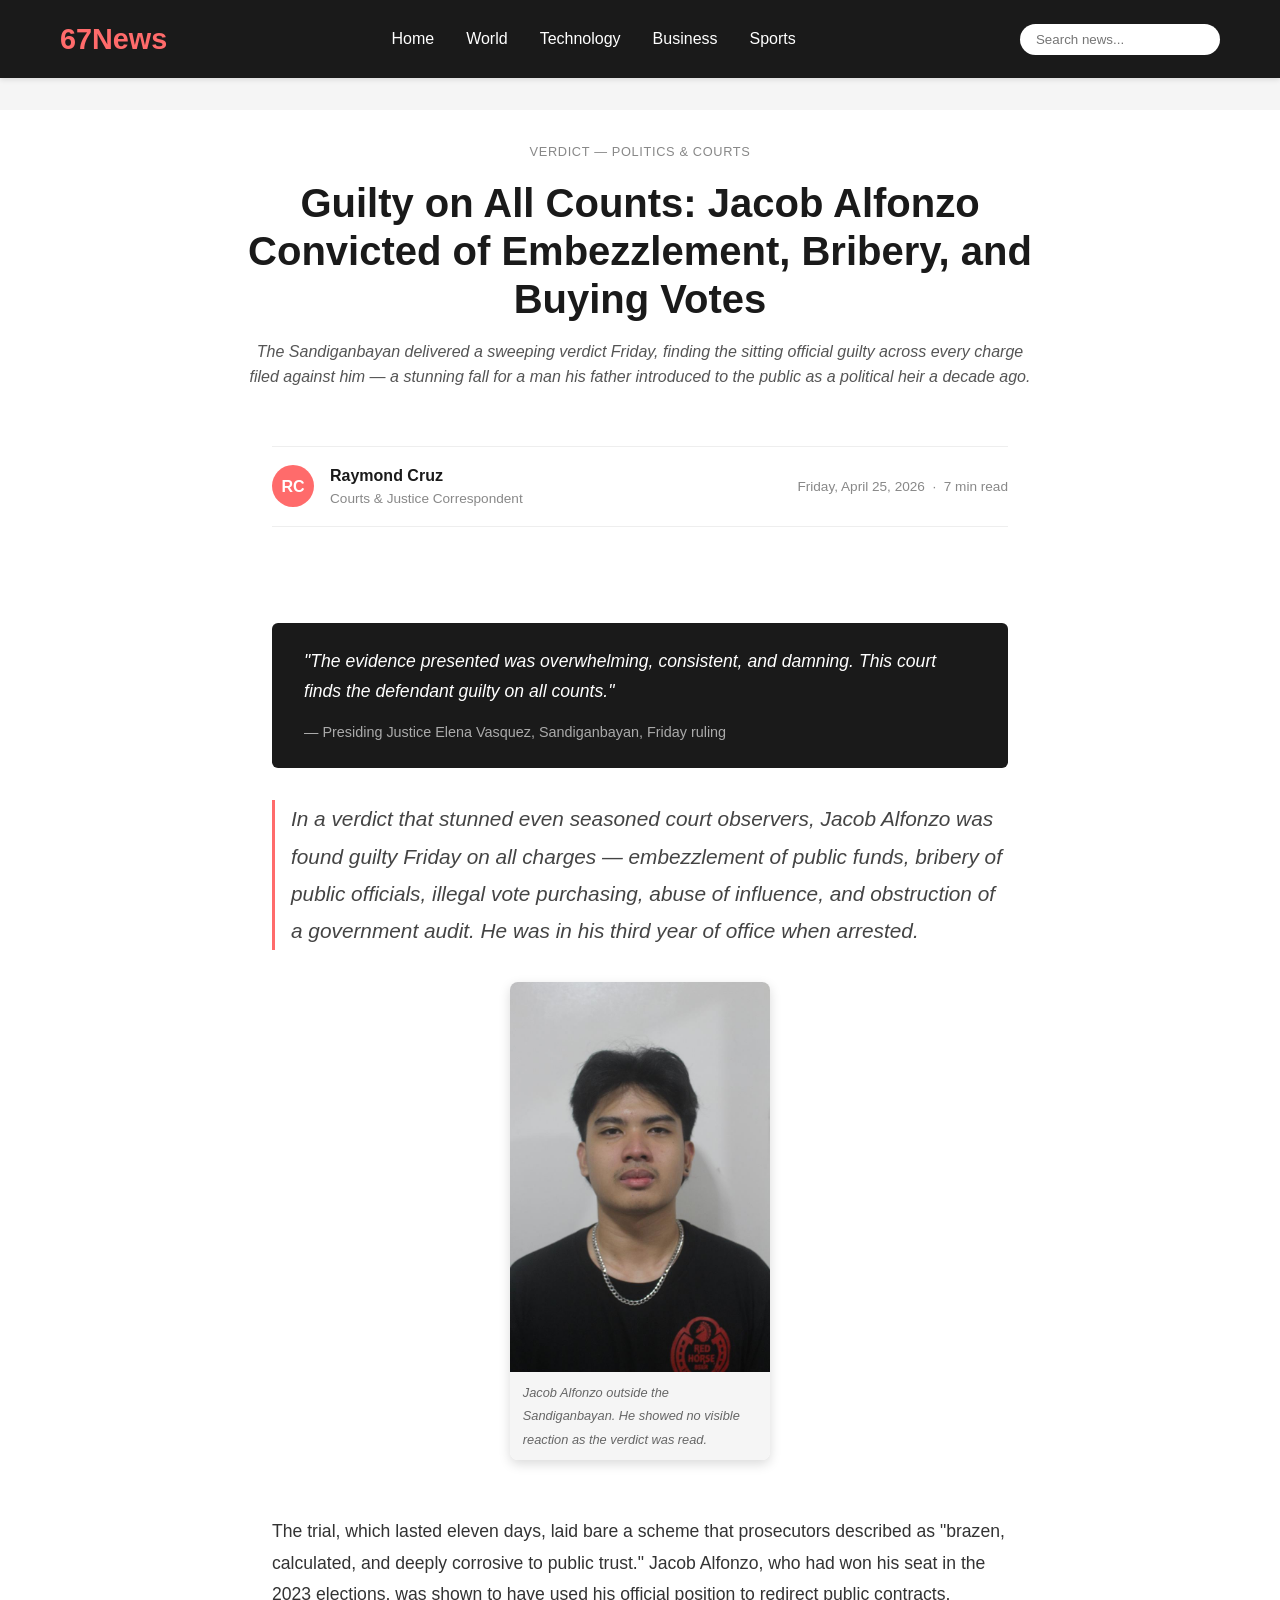
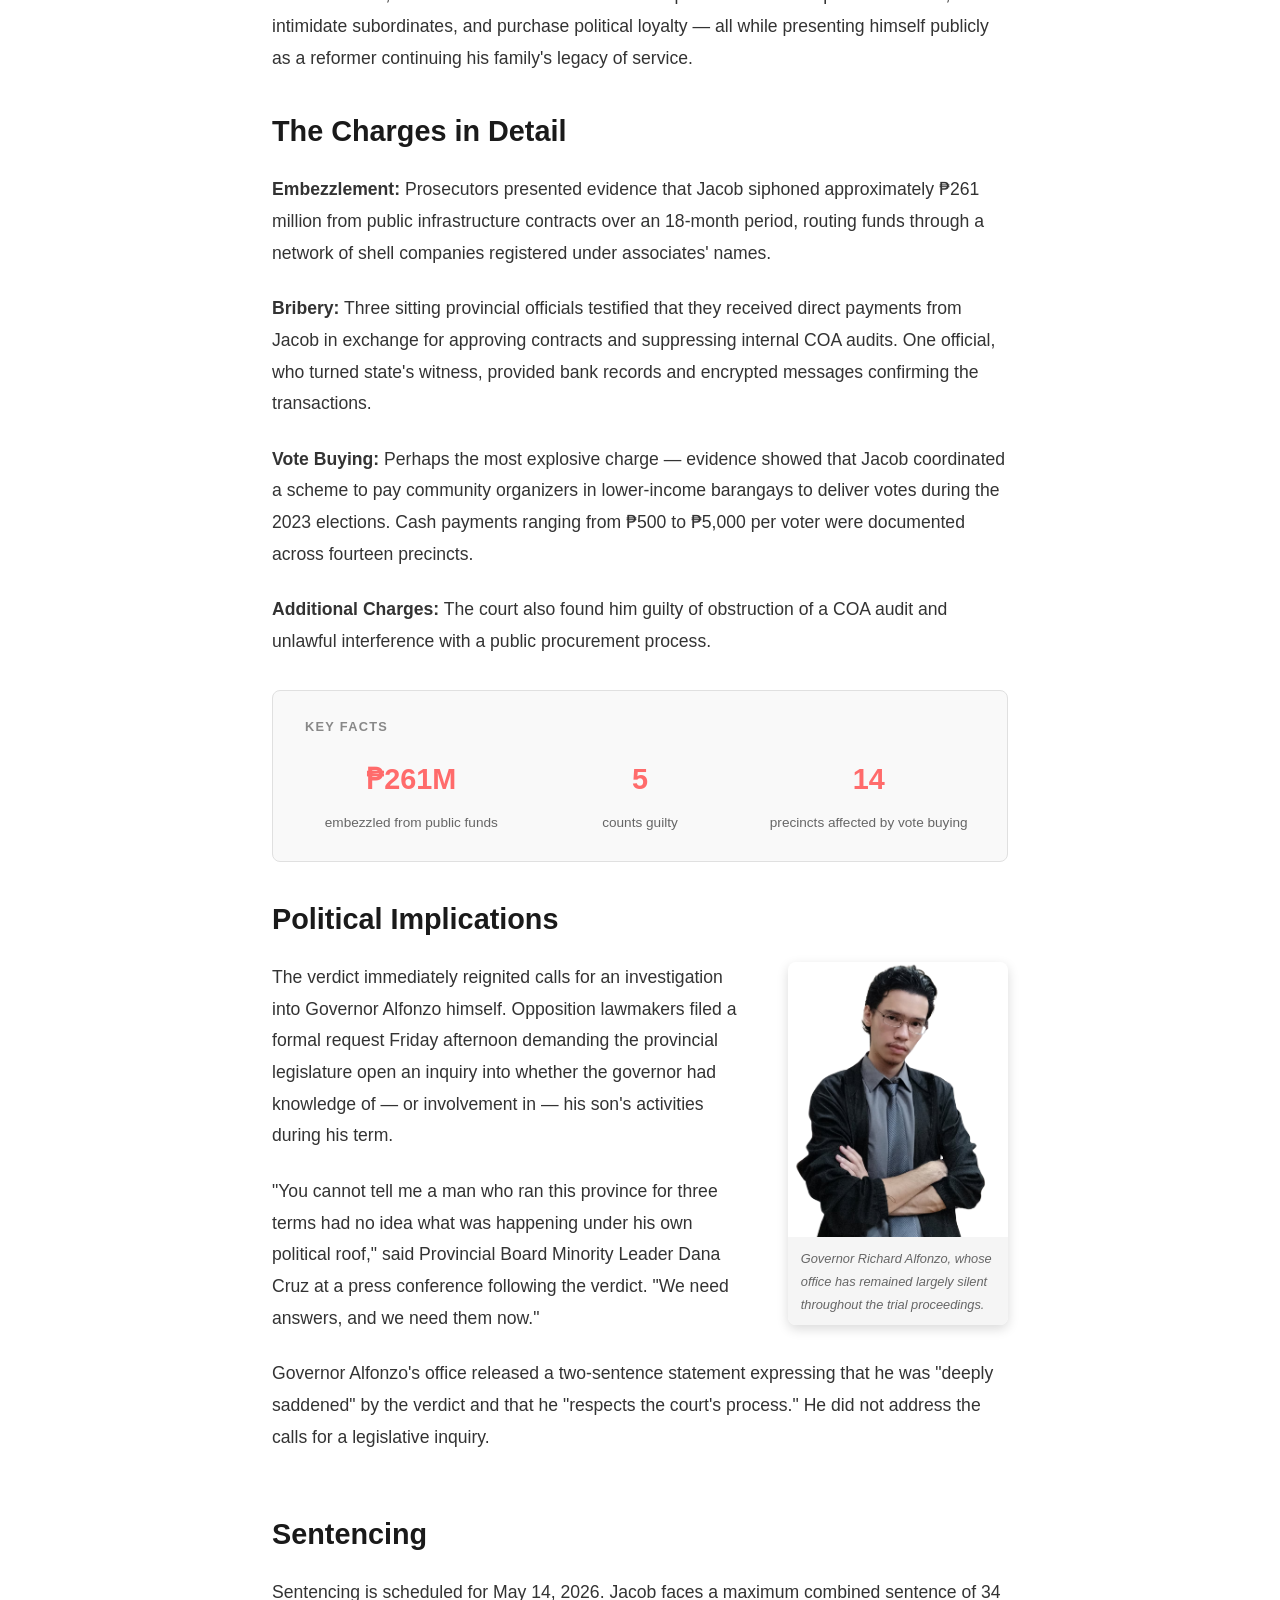
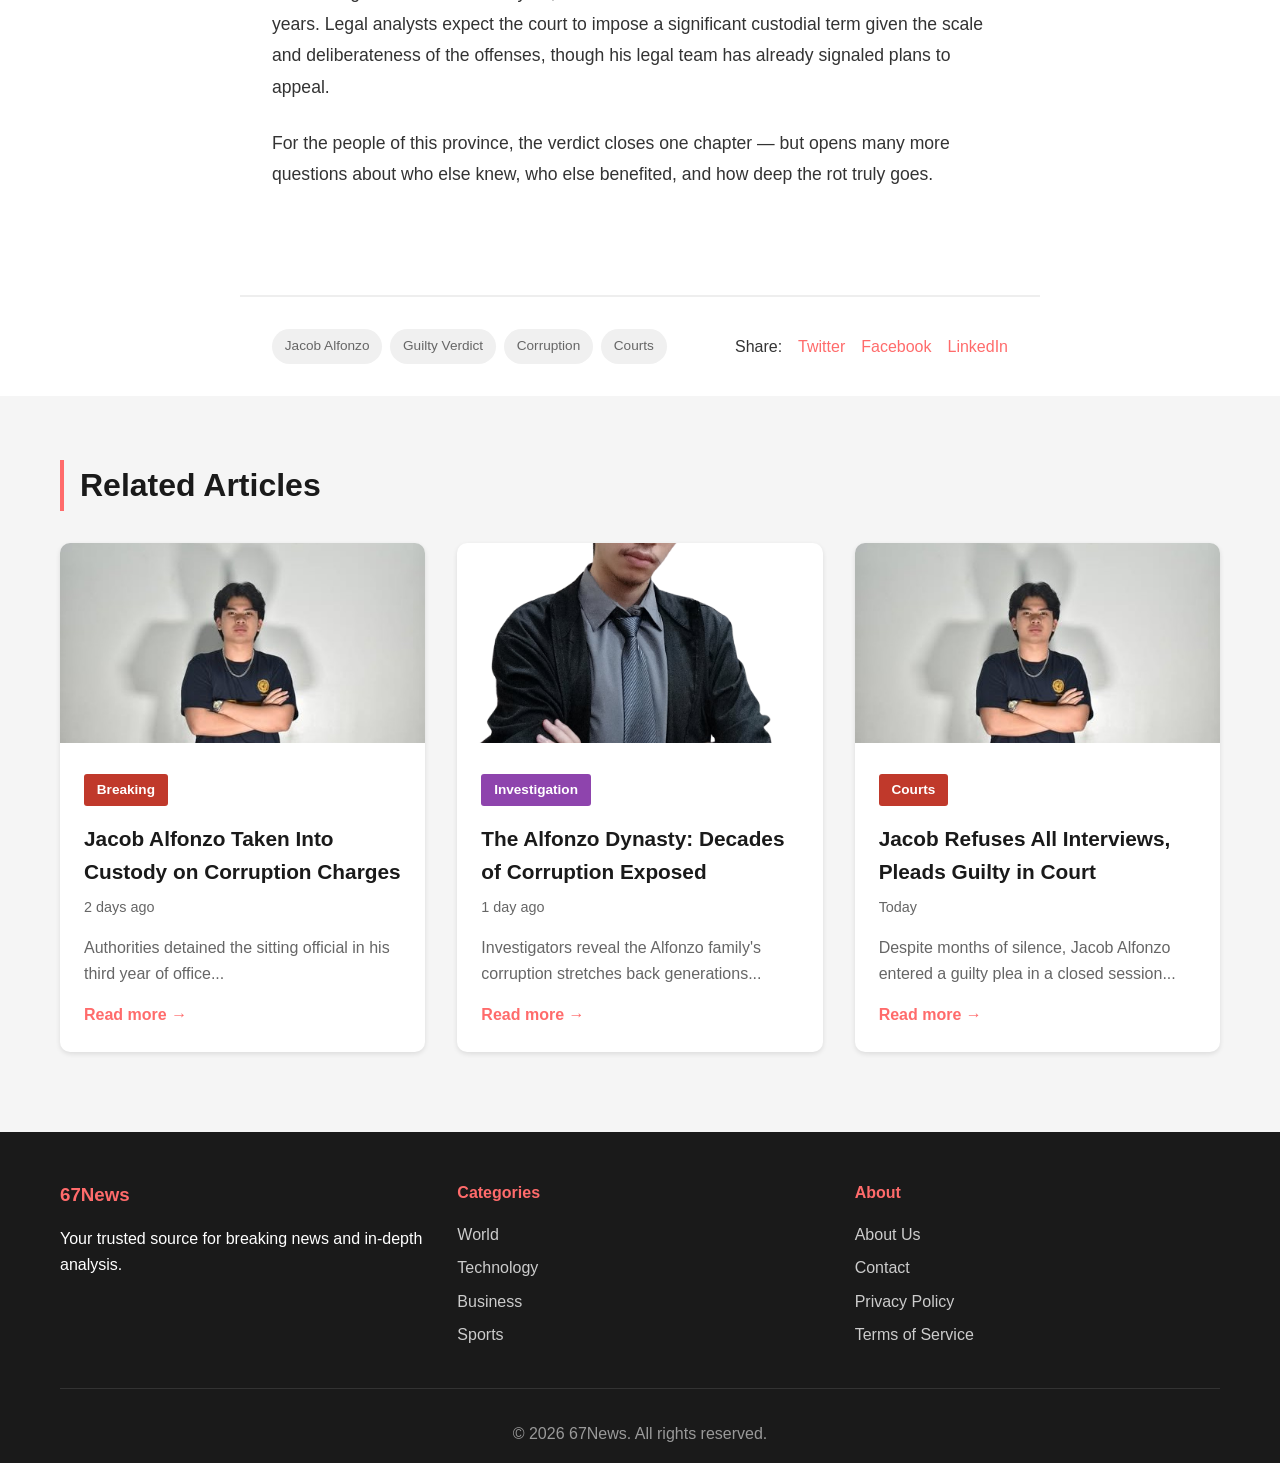
<file: pages/jacob-guilty.html>
<!DOCTYPE html>
<html lang="en">
<head>
    <meta charset="UTF-8">
    <meta name="viewport" content="width=device-width, initial-scale=1.0">
    <title>Jacob Alfonzo Found Guilty - 67News</title>
    <link rel="stylesheet" href="../assets/css/style.css">
    <link rel="stylesheet" href="../assets/css/article.css">
</head>
<body>
    <header>
        <nav class="navbar">
            <div class="container">
                <div class="logo">
                    <h1>67News</h1>
                </div>
                <button class="hamburger" id="hamburger" aria-label="Toggle menu">
                    <span></span><span></span><span></span>
                </button>
                <ul class="nav-links" id="nav-links">
                    <li><a href="../index.html">Home</a></li>
                    <li><a href="world.html">World</a></li>
                    <li><a href="technology.html">Technology</a></li>
                    <li><a href="business.html">Business</a></li>
                    <li><a href="sports.html">Sports</a></li>
                </ul>
                <div class="search-box">
                    <input type="text" placeholder="Search news...">
                </div>
            </div>
        </nav>
    </header>

    <main>
        <article class="article-page">
            <div class="container">
                <div class="article-header">
                    <p style="font-size:0.8rem; color:#888; text-transform:uppercase; letter-spacing:0.05em; margin-bottom:0.5rem;">Verdict — Politics &amp; Courts</p>
                    <h1>Guilty on All Counts: Jacob Alfonzo Convicted of Embezzlement, Bribery, and Buying Votes</h1>
                    <p style="font-style:italic; color:#555; margin: 1rem 0 1.5rem;">The Sandiganbayan delivered a sweeping verdict Friday, finding the sitting official guilty across every charge filed against him — a stunning fall for a man his father introduced to the public as a political heir a decade ago.</p>
                </div>

                <div class="byline-area" style="max-width:800px; margin: 0 auto 1.5rem; padding: 0 2rem;">
                    <div class="article-byline">
                        <div class="byline-avatar">RC</div>
                        <div class="byline-info">
                            <div class="byline-name">Raymond Cruz</div>
                            <div class="byline-role">Courts &amp; Justice Correspondent</div>
                        </div>
                        <div class="byline-readtime">Friday, April 25, 2026 &nbsp;·&nbsp; 7 min read</div>
                    </div>
                </div>

                <div class="article-content">
                    <div class="pullquote">
                        "The evidence presented was overwhelming, consistent, and damning. This court finds the defendant guilty on all counts."
                        <cite>— Presiding Justice Elena Vasquez, Sandiganbayan, Friday ruling</cite>
                    </div>

                    <p class="lead">In a verdict that stunned even seasoned court observers, Jacob Alfonzo was found guilty Friday on all charges — embezzlement of public funds, bribery of public officials, illegal vote purchasing, abuse of influence, and obstruction of a government audit. He was in his third year of office when arrested.</p>

                    <div class="photo-pair">
                        <figure class="inline-photo" style="max-width: 260px; margin: 0 auto 1.5rem;">
                            <img src="../Jacob_.jpg" alt="Jacob Alfonzo">
                            <figcaption>Jacob Alfonzo outside the Sandiganbayan. He showed no visible reaction as the verdict was read.</figcaption>
                        </figure>
                    </div>

                    <p>The trial, which lasted eleven days, laid bare a scheme that prosecutors described as "brazen, calculated, and deeply corrosive to public trust." Jacob Alfonzo, who had won his seat in the 2023 elections, was shown to have used his official position to redirect public contracts, intimidate subordinates, and purchase political loyalty — all while presenting himself publicly as a reformer continuing his family's legacy of service.</p>

                    <h2>The Charges in Detail</h2>
                    <p><strong>Embezzlement:</strong> Prosecutors presented evidence that Jacob siphoned approximately ₱261 million from public infrastructure contracts over an 18-month period, routing funds through a network of shell companies registered under associates' names.</p>

                    <p><strong>Bribery:</strong> Three sitting provincial officials testified that they received direct payments from Jacob in exchange for approving contracts and suppressing internal COA audits. One official, who turned state's witness, provided bank records and encrypted messages confirming the transactions.</p>

                    <p><strong>Vote Buying:</strong> Perhaps the most explosive charge — evidence showed that Jacob coordinated a scheme to pay community organizers in lower-income barangays to deliver votes during the 2023 elections. Cash payments ranging from ₱500 to ₱5,000 per voter were documented across fourteen precincts.</p>

                    <p><strong>Additional Charges:</strong> The court also found him guilty of obstruction of a COA audit and unlawful interference with a public procurement process.</p>

                    <div class="key-facts">
                        <h4>Key Facts</h4>
                        <div class="key-facts-grid">
                            <div class="key-fact-item">
                                <strong>₱261M</strong>
                                <span>embezzled from public funds</span>
                            </div>
                            <div class="key-fact-item">
                                <strong>5</strong>
                                <span>counts guilty</span>
                            </div>
                            <div class="key-fact-item">
                                <strong>14</strong>
                                <span>precincts affected by vote buying</span>
                            </div>
                        </div>
                    </div>

                    <h2>Political Implications</h2>
                    <div class="clearfix">
                        <figure class="inline-photo" style="float: right; margin: 0 0 1.5rem 2rem; max-width: 220px;">
                            <img src="../Untitled design.png" alt="Governor Richard Alfonzo">
                            <figcaption>Governor Richard Alfonzo, whose office has remained largely silent throughout the trial proceedings.</figcaption>
                        </figure>
                        <p>The verdict immediately reignited calls for an investigation into Governor Alfonzo himself. Opposition lawmakers filed a formal request Friday afternoon demanding the provincial legislature open an inquiry into whether the governor had knowledge of — or involvement in — his son's activities during his term.</p>

                        <p>"You cannot tell me a man who ran this province for three terms had no idea what was happening under his own political roof," said Provincial Board Minority Leader Dana Cruz at a press conference following the verdict. "We need answers, and we need them now."</p>

                        <p>Governor Alfonzo's office released a two-sentence statement expressing that he was "deeply saddened" by the verdict and that he "respects the court's process." He did not address the calls for a legislative inquiry.</p>
                    </div>

                    <h2>Sentencing</h2>
                    <p>Sentencing is scheduled for May 14, 2026. Jacob faces a maximum combined sentence of 34 years. Legal analysts expect the court to impose a significant custodial term given the scale and deliberateness of the offenses, though his legal team has already signaled plans to appeal.</p>

                    <p>For the people of this province, the verdict closes one chapter — but opens many more questions about who else knew, who else benefited, and how deep the rot truly goes.</p>
                </div>

                <div class="article-footer">
                    <div class="tags">
                        <span class="tag">Jacob Alfonzo</span>
                        <span class="tag">Guilty Verdict</span>
                        <span class="tag">Corruption</span>
                        <span class="tag">Courts</span>
                    </div>
                    <div class="share">
                        <span>Share:</span>
                        <a href="#">Twitter</a>
                        <a href="#">Facebook</a>
                        <a href="#">LinkedIn</a>
                    </div>
                </div>
            </div>
        </article>

        <section class="related-articles">
            <div class="container">
                <h2 class="section-title">Related Articles</h2>
                <div class="news-grid">
                    <article class="news-card">
                        <img src="../ForMV.jpg" alt="Jacob Alfonzo">
                        <div class="card-content">
                            <span class="category" style="background:#c0392b;">Breaking</span>
                            <h3>Jacob Alfonzo Taken Into Custody on Corruption Charges</h3>
                            <p class="meta">2 days ago</p>
                            <p>Authorities detained the sitting official in his third year of office...</p>
                            <a href="jacob-custody.html">Read more →</a>
                        </div>
                    </article>
                    <article class="news-card">
                        <img src="../Untitled design.png" alt="Governor Alfonzo">
                        <div class="card-content">
                            <span class="category" style="background:#8e44ad;">Investigation</span>
                            <h3>The Alfonzo Dynasty: Decades of Corruption Exposed</h3>
                            <p class="meta">1 day ago</p>
                            <p>Investigators reveal the Alfonzo family's corruption stretches back generations...</p>
                            <a href="harlan-dynasty.html">Read more →</a>
                        </div>
                    </article>
                    <article class="news-card">
                        <img src="../ForMV.jpg" alt="Jacob Alfonzo">
                        <div class="card-content">
                            <span class="category" style="background:#c0392b;">Courts</span>
                            <h3>Jacob Refuses All Interviews, Pleads Guilty in Court</h3>
                            <p class="meta">Today</p>
                            <p>Despite months of silence, Jacob Alfonzo entered a guilty plea in a closed session...</p>
                            <a href="jacob-plea.html">Read more →</a>
                        </div>
                    </article>
                </div>
            </div>
        </section>
    </main>

    <footer>
        <div class="container">
            <div class="footer-content">
                <div class="footer-section">
                    <h3>67News</h3>
                    <p>Your trusted source for breaking news and in-depth analysis.</p>
                </div>
                <div class="footer-section">
                    <h4>Categories</h4>
                    <ul>
                        <li><a href="world.html">World</a></li>
                        <li><a href="technology.html">Technology</a></li>
                        <li><a href="business.html">Business</a></li>
                        <li><a href="sports.html">Sports</a></li>
                    </ul>
                </div>
                <div class="footer-section">
                    <h4>About</h4>
                    <ul>
                        <li><a href="#">About Us</a></li>
                        <li><a href="#">Contact</a></li>
                        <li><a href="#">Privacy Policy</a></li>
                        <li><a href="#">Terms of Service</a></li>
                    </ul>
                </div>
            </div>
            <div class="footer-bottom">
                <p>&copy; 2026 67News. All rights reserved.</p>
            </div>
        </div>
    </footer>
    <script>
        document.getElementById('hamburger').addEventListener('click', function() {
            document.getElementById('nav-links').classList.toggle('open');
        });
    </script>
</body>
</html>
</file>
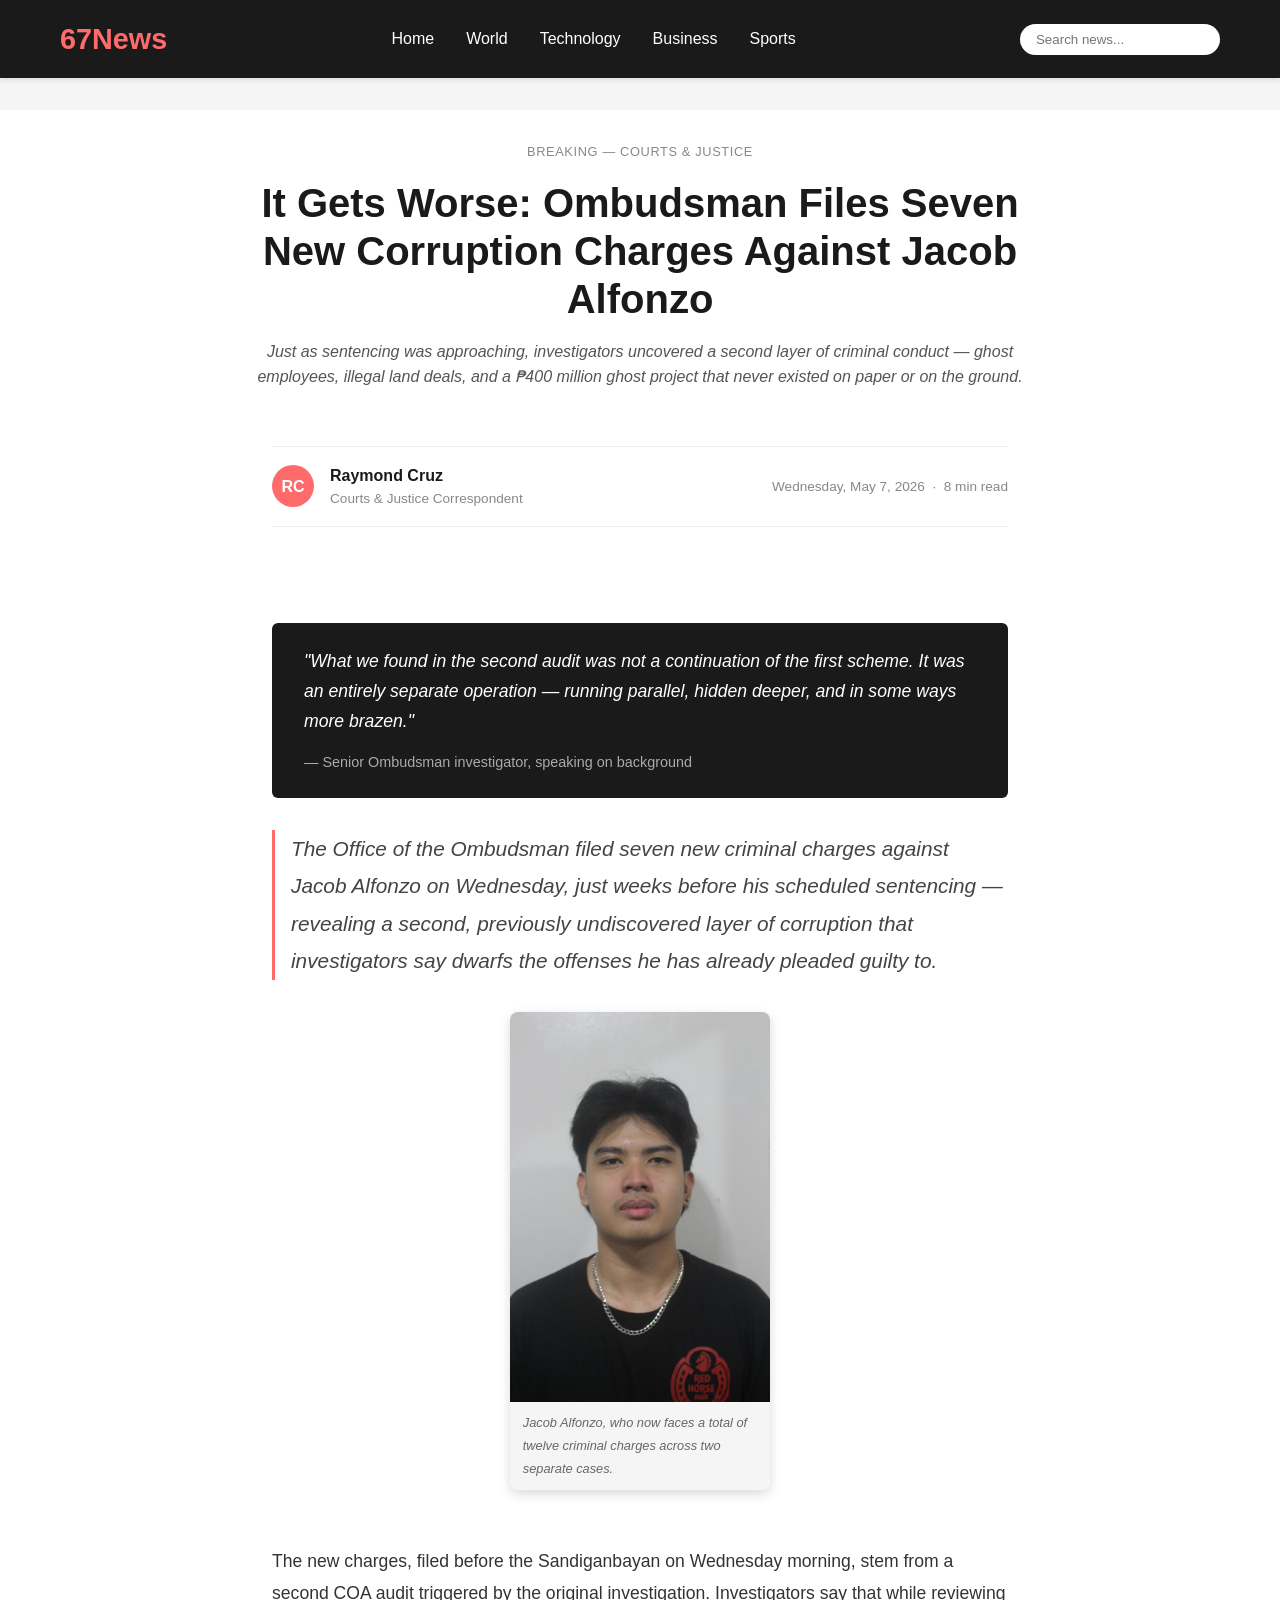
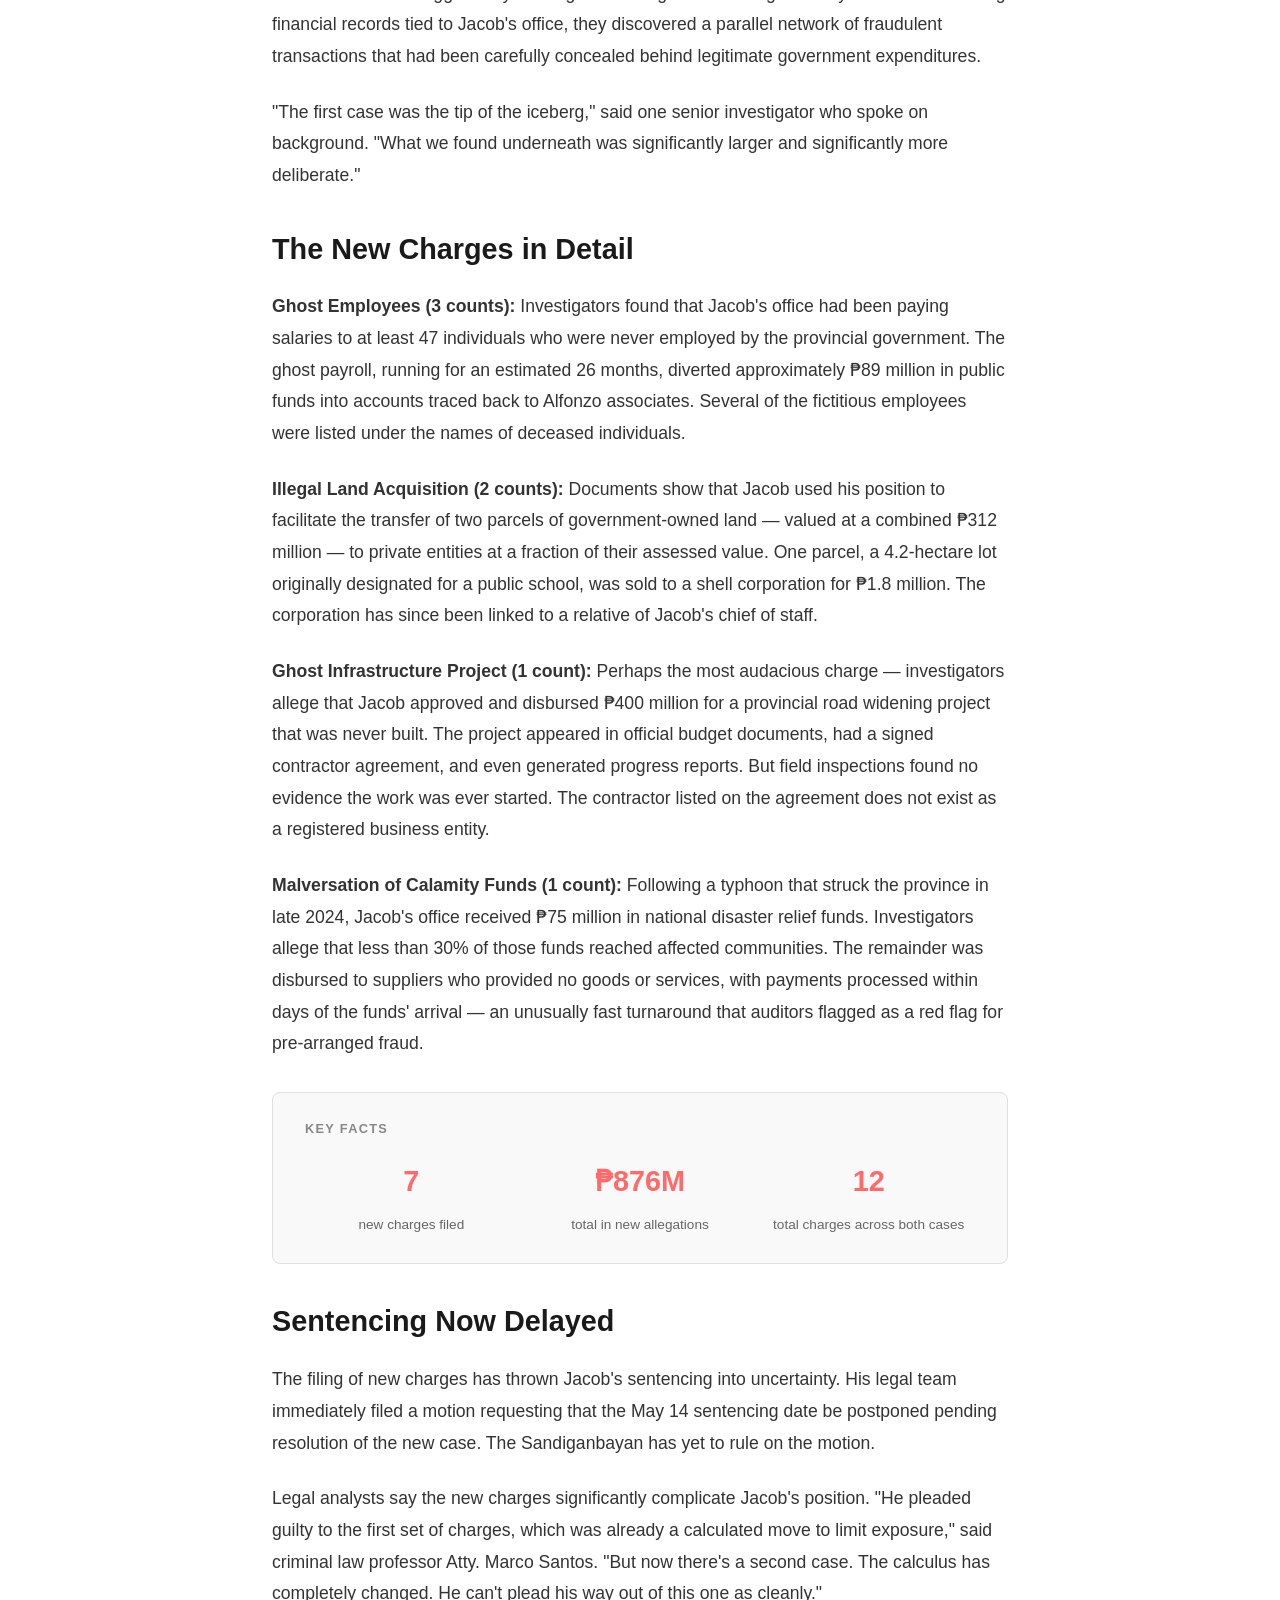
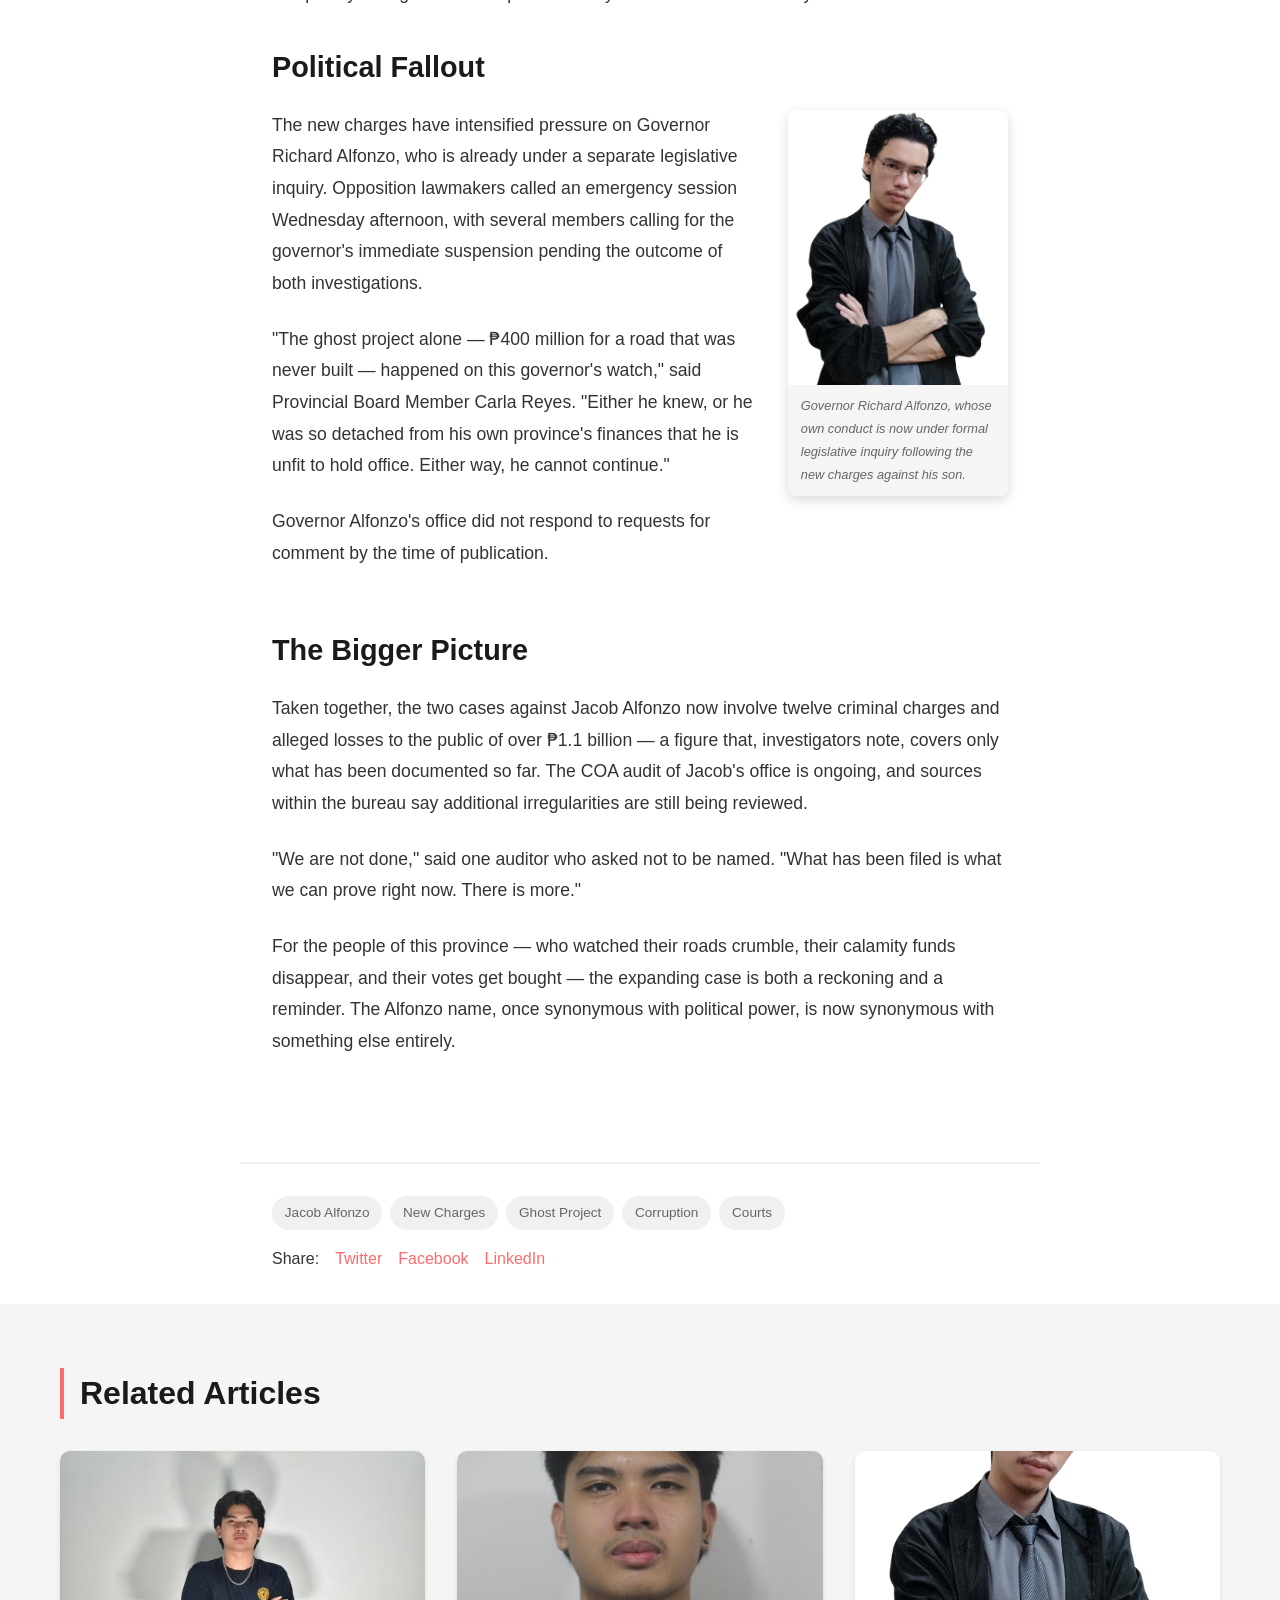
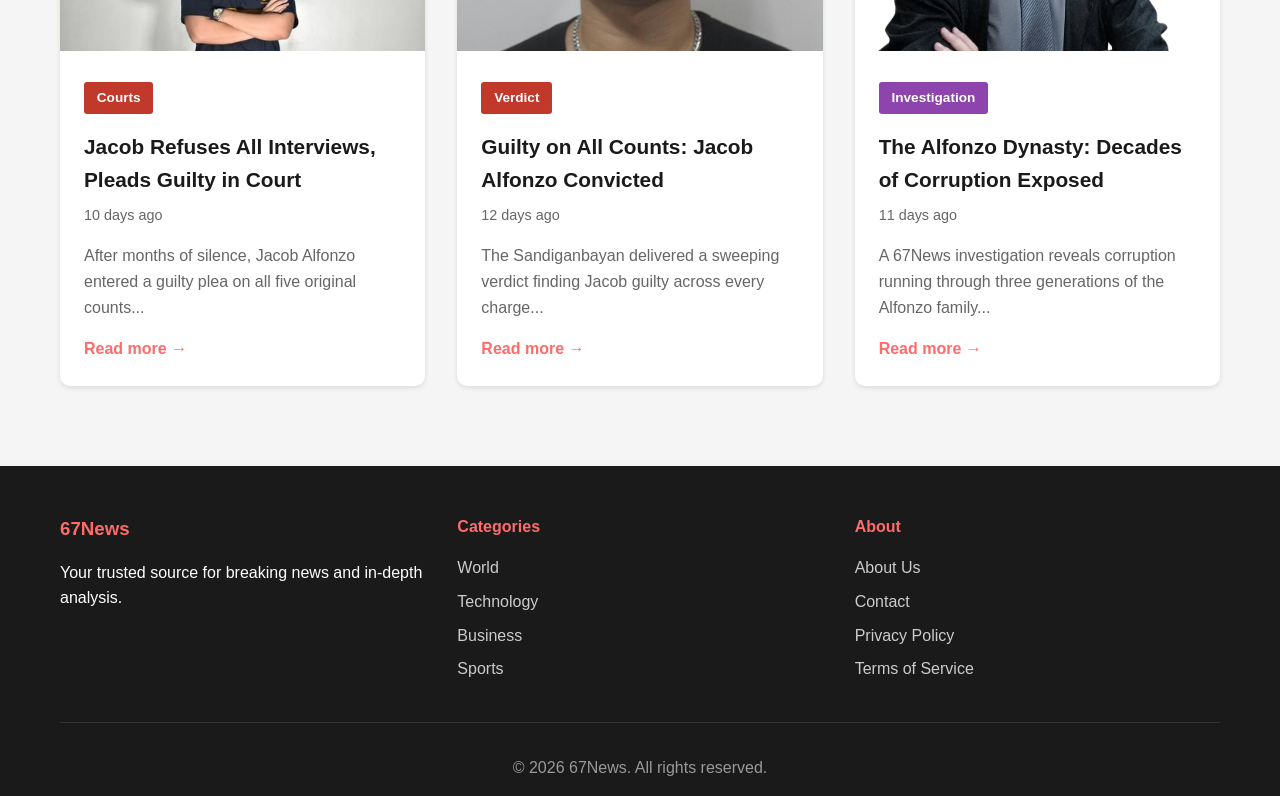
<file: pages/jacob-new-charges.html>
<!DOCTYPE html>
<html lang="en">
<head>
    <meta charset="UTF-8">
    <meta name="viewport" content="width=device-width, initial-scale=1.0">
    <title>New Corruption Charges Filed Against Jacob Alfonzo - 67News</title>
    <link rel="stylesheet" href="../assets/css/style.css">
    <link rel="stylesheet" href="../assets/css/article.css">
</head>
<body>
    <header>
        <nav class="navbar">
            <div class="container">
                <div class="logo">
                    <h1>67News</h1>
                </div>
                <button class="hamburger" id="hamburger" aria-label="Toggle menu">
                    <span></span><span></span><span></span>
                </button>
                <ul class="nav-links" id="nav-links">
                    <li><a href="../index.html">Home</a></li>
                    <li><a href="world.html">World</a></li>
                    <li><a href="technology.html">Technology</a></li>
                    <li><a href="business.html">Business</a></li>
                    <li><a href="sports.html">Sports</a></li>
                </ul>
                <div class="search-box">
                    <input type="text" placeholder="Search news...">
                </div>
            </div>
        </nav>
    </header>

    <main>
        <article class="article-page">
            <div class="container">
                <div class="article-header">
                    <p style="font-size:0.8rem; color:#888; text-transform:uppercase; letter-spacing:0.05em; margin-bottom:0.5rem;">Breaking — Courts &amp; Justice</p>
                    <h1>It Gets Worse: Ombudsman Files Seven New Corruption Charges Against Jacob Alfonzo</h1>
                    <p style="font-style:italic; color:#555; margin: 1rem 0 1.5rem;">Just as sentencing was approaching, investigators uncovered a second layer of criminal conduct — ghost employees, illegal land deals, and a ₱400 million ghost project that never existed on paper or on the ground.</p>
                </div>

                <div class="byline-area" style="max-width:800px; margin: 0 auto 1.5rem; padding: 0 2rem;">
                    <div class="article-byline">
                        <div class="byline-avatar">RC</div>
                        <div class="byline-info">
                            <div class="byline-name">Raymond Cruz</div>
                            <div class="byline-role">Courts &amp; Justice Correspondent</div>
                        </div>
                        <div class="byline-readtime">Wednesday, May 7, 2026 &nbsp;·&nbsp; 8 min read</div>
                    </div>
                </div>

                <div class="article-content">
                    <div class="pullquote">
                        "What we found in the second audit was not a continuation of the first scheme. It was an entirely separate operation — running parallel, hidden deeper, and in some ways more brazen."
                        <cite>— Senior Ombudsman investigator, speaking on background</cite>
                    </div>

                    <p class="lead">The Office of the Ombudsman filed seven new criminal charges against Jacob Alfonzo on Wednesday, just weeks before his scheduled sentencing — revealing a second, previously undiscovered layer of corruption that investigators say dwarfs the offenses he has already pleaded guilty to.</p>

                    <div class="photo-pair">
                        <figure class="inline-photo" style="max-width: 260px; margin: 0 auto 1.5rem;">
                            <img src="../Jacob_.jpg" alt="Jacob Alfonzo">
                            <figcaption>Jacob Alfonzo, who now faces a total of twelve criminal charges across two separate cases.</figcaption>
                        </figure>
                    </div>

                    <p>The new charges, filed before the Sandiganbayan on Wednesday morning, stem from a second COA audit triggered by the original investigation. Investigators say that while reviewing financial records tied to Jacob's office, they discovered a parallel network of fraudulent transactions that had been carefully concealed behind legitimate government expenditures.</p>

                    <p>"The first case was the tip of the iceberg," said one senior investigator who spoke on background. "What we found underneath was significantly larger and significantly more deliberate."</p>

                    <h2>The New Charges in Detail</h2>

                    <p><strong>Ghost Employees (3 counts):</strong> Investigators found that Jacob's office had been paying salaries to at least 47 individuals who were never employed by the provincial government. The ghost payroll, running for an estimated 26 months, diverted approximately ₱89 million in public funds into accounts traced back to Alfonzo associates. Several of the fictitious employees were listed under the names of deceased individuals.</p>

                    <p><strong>Illegal Land Acquisition (2 counts):</strong> Documents show that Jacob used his position to facilitate the transfer of two parcels of government-owned land — valued at a combined ₱312 million — to private entities at a fraction of their assessed value. One parcel, a 4.2-hectare lot originally designated for a public school, was sold to a shell corporation for ₱1.8 million. The corporation has since been linked to a relative of Jacob's chief of staff.</p>

                    <p><strong>Ghost Infrastructure Project (1 count):</strong> Perhaps the most audacious charge — investigators allege that Jacob approved and disbursed ₱400 million for a provincial road widening project that was never built. The project appeared in official budget documents, had a signed contractor agreement, and even generated progress reports. But field inspections found no evidence the work was ever started. The contractor listed on the agreement does not exist as a registered business entity.</p>

                    <p><strong>Malversation of Calamity Funds (1 count):</strong> Following a typhoon that struck the province in late 2024, Jacob's office received ₱75 million in national disaster relief funds. Investigators allege that less than 30% of those funds reached affected communities. The remainder was disbursed to suppliers who provided no goods or services, with payments processed within days of the funds' arrival — an unusually fast turnaround that auditors flagged as a red flag for pre-arranged fraud.</p>

                    <div class="key-facts">
                        <h4>Key Facts</h4>
                        <div class="key-facts-grid">
                            <div class="key-fact-item">
                                <strong>7</strong>
                                <span>new charges filed</span>
                            </div>
                            <div class="key-fact-item">
                                <strong>₱876M</strong>
                                <span>total in new allegations</span>
                            </div>
                            <div class="key-fact-item">
                                <strong>12</strong>
                                <span>total charges across both cases</span>
                            </div>
                        </div>
                    </div>

                    <h2>Sentencing Now Delayed</h2>
                    <p>The filing of new charges has thrown Jacob's sentencing into uncertainty. His legal team immediately filed a motion requesting that the May 14 sentencing date be postponed pending resolution of the new case. The Sandiganbayan has yet to rule on the motion.</p>

                    <p>Legal analysts say the new charges significantly complicate Jacob's position. "He pleaded guilty to the first set of charges, which was already a calculated move to limit exposure," said criminal law professor Atty. Marco Santos. "But now there's a second case. The calculus has completely changed. He can't plead his way out of this one as cleanly."</p>

                    <h2>Political Fallout</h2>
                    <div class="clearfix">
                        <figure class="inline-photo" style="float: right; margin: 0 0 1.5rem 2rem; max-width: 220px;">
                            <img src="../Untitled design.png" alt="Governor Richard Alfonzo">
                            <figcaption>Governor Richard Alfonzo, whose own conduct is now under formal legislative inquiry following the new charges against his son.</figcaption>
                        </figure>
                        <p>The new charges have intensified pressure on Governor Richard Alfonzo, who is already under a separate legislative inquiry. Opposition lawmakers called an emergency session Wednesday afternoon, with several members calling for the governor's immediate suspension pending the outcome of both investigations.</p>

                        <p>"The ghost project alone — ₱400 million for a road that was never built — happened on this governor's watch," said Provincial Board Member Carla Reyes. "Either he knew, or he was so detached from his own province's finances that he is unfit to hold office. Either way, he cannot continue."</p>

                        <p>Governor Alfonzo's office did not respond to requests for comment by the time of publication.</p>
                    </div>

                    <h2>The Bigger Picture</h2>
                    <p>Taken together, the two cases against Jacob Alfonzo now involve twelve criminal charges and alleged losses to the public of over ₱1.1 billion — a figure that, investigators note, covers only what has been documented so far. The COA audit of Jacob's office is ongoing, and sources within the bureau say additional irregularities are still being reviewed.</p>

                    <p>"We are not done," said one auditor who asked not to be named. "What has been filed is what we can prove right now. There is more."</p>

                    <p>For the people of this province — who watched their roads crumble, their calamity funds disappear, and their votes get bought — the expanding case is both a reckoning and a reminder. The Alfonzo name, once synonymous with political power, is now synonymous with something else entirely.</p>
                </div>

                <div class="article-footer">
                    <div class="tags">
                        <span class="tag">Jacob Alfonzo</span>
                        <span class="tag">New Charges</span>
                        <span class="tag">Ghost Project</span>
                        <span class="tag">Corruption</span>
                        <span class="tag">Courts</span>
                    </div>
                    <div class="share">
                        <span>Share:</span>
                        <a href="#">Twitter</a>
                        <a href="#">Facebook</a>
                        <a href="#">LinkedIn</a>
                    </div>
                </div>
            </div>
        </article>

        <section class="related-articles">
            <div class="container">
                <h2 class="section-title">Related Articles</h2>
                <div class="news-grid">
                    <article class="news-card">
                        <img src="../ForMV.jpg" alt="Jacob Alfonzo">
                        <div class="card-content">
                            <span class="category" style="background:#c0392b;">Courts</span>
                            <h3>Jacob Refuses All Interviews, Pleads Guilty in Court</h3>
                            <p class="meta">10 days ago</p>
                            <p>After months of silence, Jacob Alfonzo entered a guilty plea on all five original counts...</p>
                            <a href="jacob-plea.html">Read more →</a>
                        </div>
                    </article>
                    <article class="news-card">
                        <img src="../Jacob_.jpg" alt="Jacob Alfonzo">
                        <div class="card-content">
                            <span class="category" style="background:#c0392b;">Verdict</span>
                            <h3>Guilty on All Counts: Jacob Alfonzo Convicted</h3>
                            <p class="meta">12 days ago</p>
                            <p>The Sandiganbayan delivered a sweeping verdict finding Jacob guilty across every charge...</p>
                            <a href="jacob-guilty.html">Read more →</a>
                        </div>
                    </article>
                    <article class="news-card">
                        <img src="../Untitled design.png" alt="Governor Alfonzo">
                        <div class="card-content">
                            <span class="category" style="background:#8e44ad;">Investigation</span>
                            <h3>The Alfonzo Dynasty: Decades of Corruption Exposed</h3>
                            <p class="meta">11 days ago</p>
                            <p>A 67News investigation reveals corruption running through three generations of the Alfonzo family...</p>
                            <a href="harlan-dynasty.html">Read more →</a>
                        </div>
                    </article>
                </div>
            </div>
        </section>
    </main>

    <footer>
        <div class="container">
            <div class="footer-content">
                <div class="footer-section">
                    <h3>67News</h3>
                    <p>Your trusted source for breaking news and in-depth analysis.</p>
                </div>
                <div class="footer-section">
                    <h4>Categories</h4>
                    <ul>
                        <li><a href="world.html">World</a></li>
                        <li><a href="technology.html">Technology</a></li>
                        <li><a href="business.html">Business</a></li>
                        <li><a href="sports.html">Sports</a></li>
                    </ul>
                </div>
                <div class="footer-section">
                    <h4>About</h4>
                    <ul>
                        <li><a href="#">About Us</a></li>
                        <li><a href="#">Contact</a></li>
                        <li><a href="#">Privacy Policy</a></li>
                        <li><a href="#">Terms of Service</a></li>
                    </ul>
                </div>
            </div>
            <div class="footer-bottom">
                <p>&copy; 2026 67News. All rights reserved.</p>
            </div>
        </div>
    </footer>
    <script>
        document.getElementById('hamburger').addEventListener('click', function() {
            document.getElementById('nav-links').classList.toggle('open');
        });
    </script>
</body>
</html>
</file>
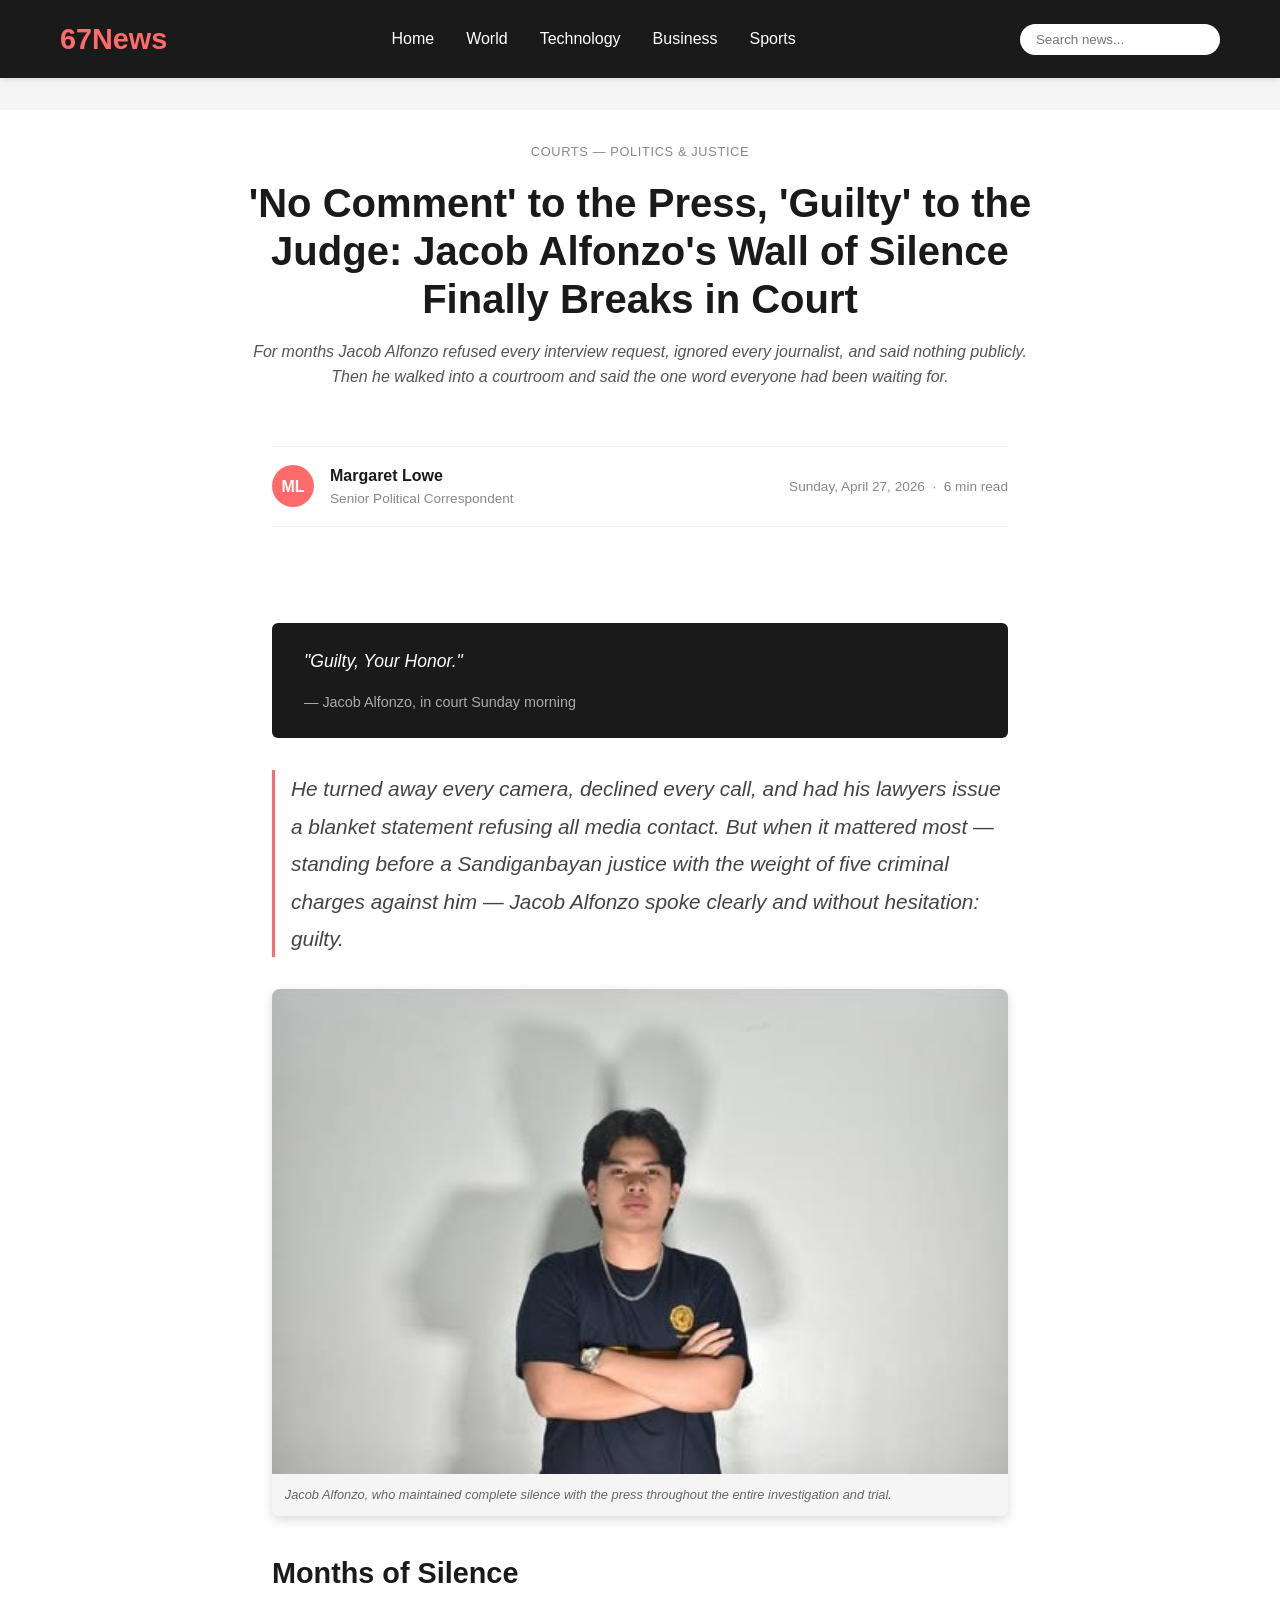
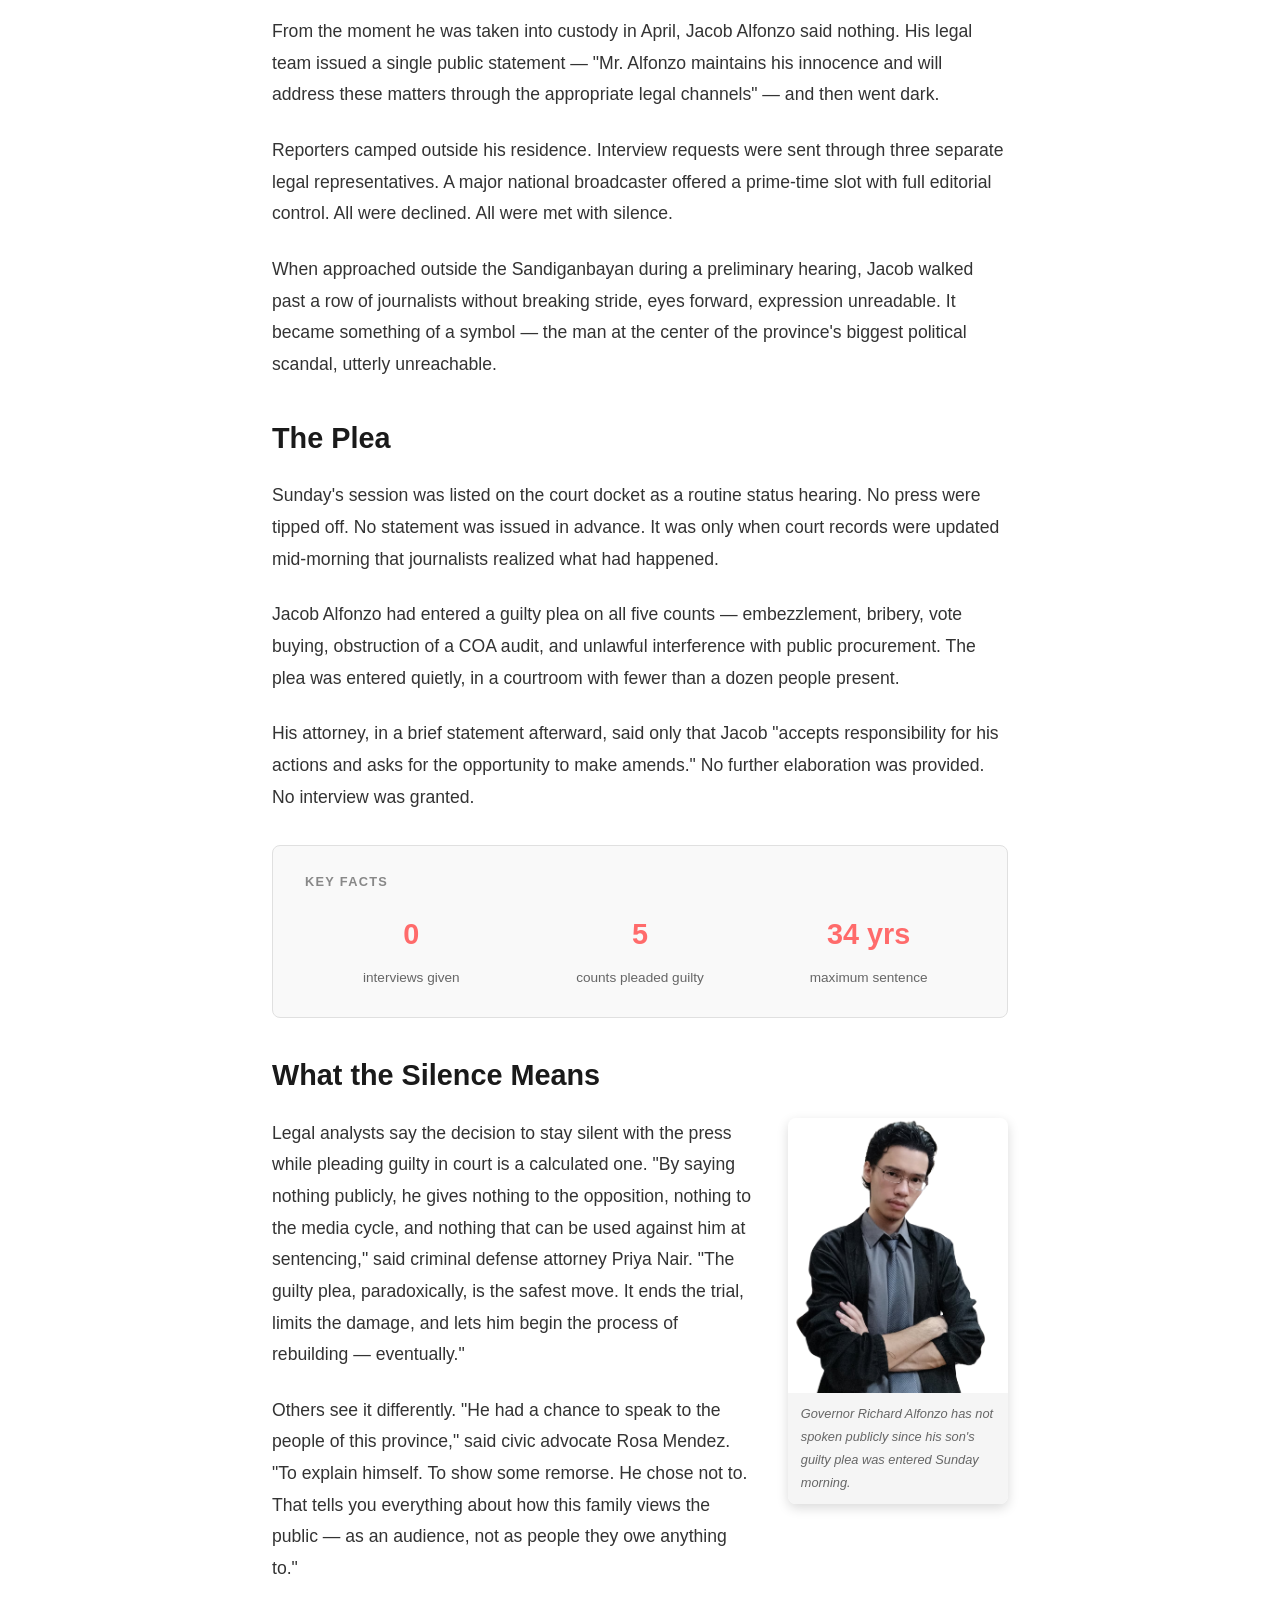
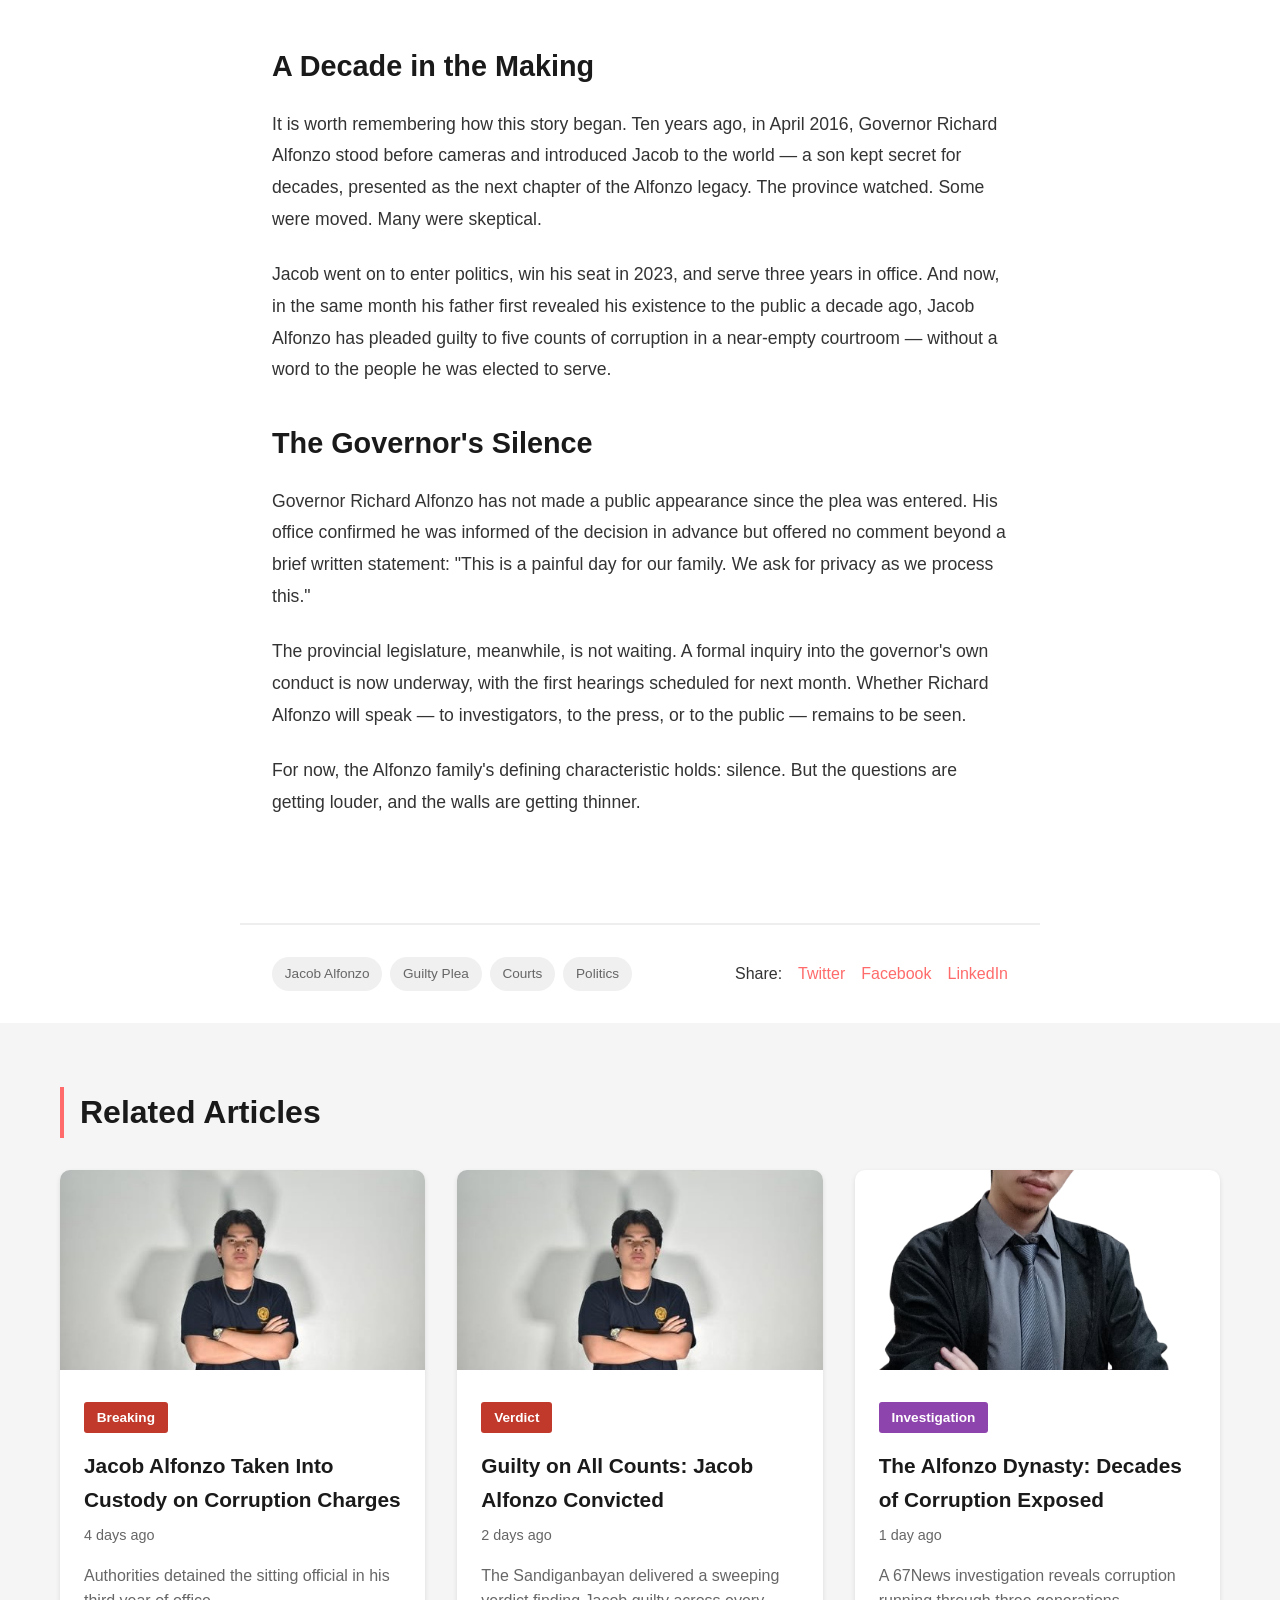
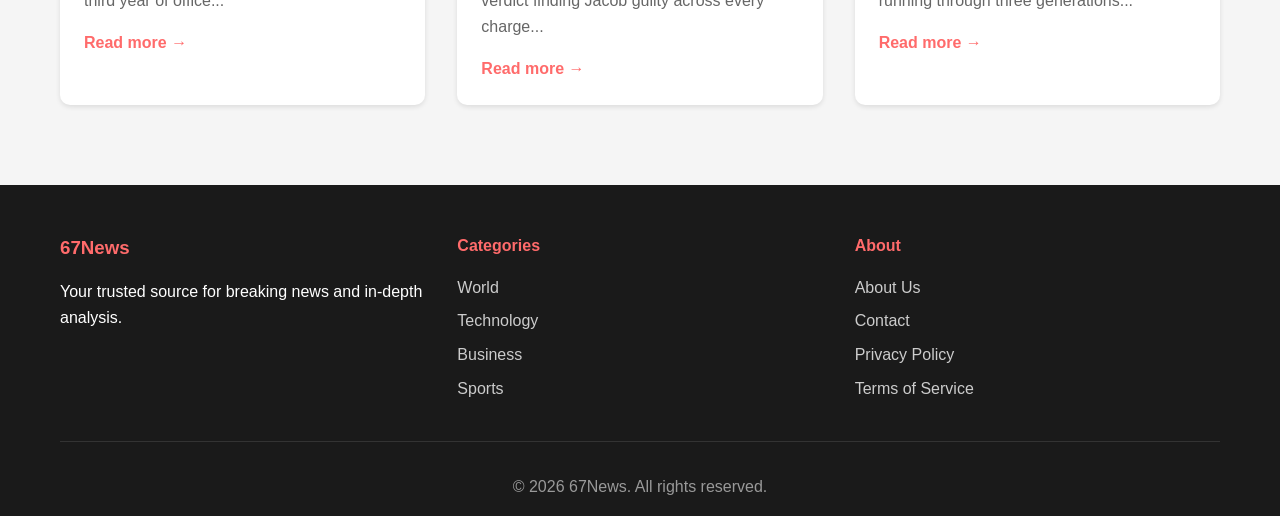
<file: pages/jacob-plea.html>
<!DOCTYPE html>
<html lang="en">
<head>
    <meta charset="UTF-8">
    <meta name="viewport" content="width=device-width, initial-scale=1.0">
    <title>Jacob Alfonzo Pleads Guilty - 67News</title>
    <link rel="stylesheet" href="../assets/css/style.css">
    <link rel="stylesheet" href="../assets/css/article.css">
</head>
<body>
    <header>
        <nav class="navbar">
            <div class="container">
                <div class="logo">
                    <h1>67News</h1>
                </div>
                <button class="hamburger" id="hamburger" aria-label="Toggle menu">
                    <span></span><span></span><span></span>
                </button>
                <ul class="nav-links" id="nav-links">
                    <li><a href="../index.html">Home</a></li>
                    <li><a href="world.html">World</a></li>
                    <li><a href="technology.html">Technology</a></li>
                    <li><a href="business.html">Business</a></li>
                    <li><a href="sports.html">Sports</a></li>
                </ul>
                <div class="search-box">
                    <input type="text" placeholder="Search news...">
                </div>
            </div>
        </nav>
    </header>

    <main>
        <article class="article-page">
            <div class="container">
                <div class="article-header">
                    <p style="font-size:0.8rem; color:#888; text-transform:uppercase; letter-spacing:0.05em; margin-bottom:0.5rem;">Courts — Politics &amp; Justice</p>
                    <h1>'No Comment' to the Press, 'Guilty' to the Judge: Jacob Alfonzo's Wall of Silence Finally Breaks in Court</h1>
                    <p style="font-style:italic; color:#555; margin: 1rem 0 1.5rem;">For months Jacob Alfonzo refused every interview request, ignored every journalist, and said nothing publicly. Then he walked into a courtroom and said the one word everyone had been waiting for.</p>
                </div>

                <div class="byline-area" style="max-width:800px; margin: 0 auto 1.5rem; padding: 0 2rem;">
                    <div class="article-byline">
                        <div class="byline-avatar">ML</div>
                        <div class="byline-info">
                            <div class="byline-name">Margaret Lowe</div>
                            <div class="byline-role">Senior Political Correspondent</div>
                        </div>
                        <div class="byline-readtime">Sunday, April 27, 2026 &nbsp;·&nbsp; 6 min read</div>
                    </div>
                </div>

                <div class="article-content">
                    <div class="pullquote">
                        "Guilty, Your Honor."
                        <cite>— Jacob Alfonzo, in court Sunday morning</cite>
                    </div>

                    <p class="lead">He turned away every camera, declined every call, and had his lawyers issue a blanket statement refusing all media contact. But when it mattered most — standing before a Sandiganbayan justice with the weight of five criminal charges against him — Jacob Alfonzo spoke clearly and without hesitation: guilty.</p>

                    <div class="photo-pair">
                        <figure class="inline-photo">
                            <img src="../ForMV.jpg" alt="Jacob Alfonzo">
                            <figcaption>Jacob Alfonzo, who maintained complete silence with the press throughout the entire investigation and trial.</figcaption>
                        </figure>
                    </div>

                    <h2>Months of Silence</h2>
                    <p>From the moment he was taken into custody in April, Jacob Alfonzo said nothing. His legal team issued a single public statement — "Mr. Alfonzo maintains his innocence and will address these matters through the appropriate legal channels" — and then went dark.</p>

                    <p>Reporters camped outside his residence. Interview requests were sent through three separate legal representatives. A major national broadcaster offered a prime-time slot with full editorial control. All were declined. All were met with silence.</p>

                    <p>When approached outside the Sandiganbayan during a preliminary hearing, Jacob walked past a row of journalists without breaking stride, eyes forward, expression unreadable. It became something of a symbol — the man at the center of the province's biggest political scandal, utterly unreachable.</p>

                    <h2>The Plea</h2>
                    <p>Sunday's session was listed on the court docket as a routine status hearing. No press were tipped off. No statement was issued in advance. It was only when court records were updated mid-morning that journalists realized what had happened.</p>

                    <p>Jacob Alfonzo had entered a guilty plea on all five counts — embezzlement, bribery, vote buying, obstruction of a COA audit, and unlawful interference with public procurement. The plea was entered quietly, in a courtroom with fewer than a dozen people present.</p>

                    <p>His attorney, in a brief statement afterward, said only that Jacob "accepts responsibility for his actions and asks for the opportunity to make amends." No further elaboration was provided. No interview was granted.</p>

                    <div class="key-facts">
                        <h4>Key Facts</h4>
                        <div class="key-facts-grid">
                            <div class="key-fact-item">
                                <strong>0</strong>
                                <span>interviews given</span>
                            </div>
                            <div class="key-fact-item">
                                <strong>5</strong>
                                <span>counts pleaded guilty</span>
                            </div>
                            <div class="key-fact-item">
                                <strong>34 yrs</strong>
                                <span>maximum sentence</span>
                            </div>
                        </div>
                    </div>

                    <h2>What the Silence Means</h2>
                    <div class="clearfix">
                        <figure class="inline-photo" style="float: right; margin: 0 0 1.5rem 2rem; max-width: 220px;">
                            <img src="../Untitled design.png" alt="Governor Richard Alfonzo">
                            <figcaption>Governor Richard Alfonzo has not spoken publicly since his son's guilty plea was entered Sunday morning.</figcaption>
                        </figure>
                        <p>Legal analysts say the decision to stay silent with the press while pleading guilty in court is a calculated one. "By saying nothing publicly, he gives nothing to the opposition, nothing to the media cycle, and nothing that can be used against him at sentencing," said criminal defense attorney Priya Nair. "The guilty plea, paradoxically, is the safest move. It ends the trial, limits the damage, and lets him begin the process of rebuilding — eventually."</p>

                        <p>Others see it differently. "He had a chance to speak to the people of this province," said civic advocate Rosa Mendez. "To explain himself. To show some remorse. He chose not to. That tells you everything about how this family views the public — as an audience, not as people they owe anything to."</p>
                    </div>

                    <h2>A Decade in the Making</h2>
                    <p>It is worth remembering how this story began. Ten years ago, in April 2016, Governor Richard Alfonzo stood before cameras and introduced Jacob to the world — a son kept secret for decades, presented as the next chapter of the Alfonzo legacy. The province watched. Some were moved. Many were skeptical.</p>

                    <p>Jacob went on to enter politics, win his seat in 2023, and serve three years in office. And now, in the same month his father first revealed his existence to the public a decade ago, Jacob Alfonzo has pleaded guilty to five counts of corruption in a near-empty courtroom — without a word to the people he was elected to serve.</p>

                    <h2>The Governor's Silence</h2>
                    <p>Governor Richard Alfonzo has not made a public appearance since the plea was entered. His office confirmed he was informed of the decision in advance but offered no comment beyond a brief written statement: "This is a painful day for our family. We ask for privacy as we process this."</p>

                    <p>The provincial legislature, meanwhile, is not waiting. A formal inquiry into the governor's own conduct is now underway, with the first hearings scheduled for next month. Whether Richard Alfonzo will speak — to investigators, to the press, or to the public — remains to be seen.</p>

                    <p>For now, the Alfonzo family's defining characteristic holds: silence. But the questions are getting louder, and the walls are getting thinner.</p>
                </div>

                <div class="article-footer">
                    <div class="tags">
                        <span class="tag">Jacob Alfonzo</span>
                        <span class="tag">Guilty Plea</span>
                        <span class="tag">Courts</span>
                        <span class="tag">Politics</span>
                    </div>
                    <div class="share">
                        <span>Share:</span>
                        <a href="#">Twitter</a>
                        <a href="#">Facebook</a>
                        <a href="#">LinkedIn</a>
                    </div>
                </div>
            </div>
        </article>

        <section class="related-articles">
            <div class="container">
                <h2 class="section-title">Related Articles</h2>
                <div class="news-grid">
                    <article class="news-card">
                        <img src="../ForMV.jpg" alt="Jacob Alfonzo">
                        <div class="card-content">
                            <span class="category" style="background:#c0392b;">Breaking</span>
                            <h3>Jacob Alfonzo Taken Into Custody on Corruption Charges</h3>
                            <p class="meta">4 days ago</p>
                            <p>Authorities detained the sitting official in his third year of office...</p>
                            <a href="jacob-custody.html">Read more →</a>
                        </div>
                    </article>
                    <article class="news-card">
                        <img src="../ForMV.jpg" alt="Jacob Alfonzo">
                        <div class="card-content">
                            <span class="category" style="background:#c0392b;">Verdict</span>
                            <h3>Guilty on All Counts: Jacob Alfonzo Convicted</h3>
                            <p class="meta">2 days ago</p>
                            <p>The Sandiganbayan delivered a sweeping verdict finding Jacob guilty across every charge...</p>
                            <a href="jacob-guilty.html">Read more →</a>
                        </div>
                    </article>
                    <article class="news-card">
                        <img src="../Untitled design.png" alt="Governor Alfonzo">
                        <div class="card-content">
                            <span class="category" style="background:#8e44ad;">Investigation</span>
                            <h3>The Alfonzo Dynasty: Decades of Corruption Exposed</h3>
                            <p class="meta">1 day ago</p>
                            <p>A 67News investigation reveals corruption running through three generations...</p>
                            <a href="harlan-dynasty.html">Read more →</a>
                        </div>
                    </article>
                </div>
            </div>
        </section>
    </main>

    <footer>
        <div class="container">
            <div class="footer-content">
                <div class="footer-section">
                    <h3>67News</h3>
                    <p>Your trusted source for breaking news and in-depth analysis.</p>
                </div>
                <div class="footer-section">
                    <h4>Categories</h4>
                    <ul>
                        <li><a href="world.html">World</a></li>
                        <li><a href="technology.html">Technology</a></li>
                        <li><a href="business.html">Business</a></li>
                        <li><a href="sports.html">Sports</a></li>
                    </ul>
                </div>
                <div class="footer-section">
                    <h4>About</h4>
                    <ul>
                        <li><a href="#">About Us</a></li>
                        <li><a href="#">Contact</a></li>
                        <li><a href="#">Privacy Policy</a></li>
                        <li><a href="#">Terms of Service</a></li>
                    </ul>
                </div>
            </div>
            <div class="footer-bottom">
                <p>&copy; 2026 67News. All rights reserved.</p>
            </div>
        </div>
    </footer>
    <script>
        document.getElementById('hamburger').addEventListener('click', function() {
            document.getElementById('nav-links').classList.toggle('open');
        });
    </script>
</body>
</html>
</file>
<file: assets/css/style.css>
* {
    margin: 0;
    padding: 0;
    box-sizing: border-box;
}

body {
    font-family: 'Segoe UI', Tahoma, Geneva, Verdana, sans-serif;
    line-height: 1.6;
    color: #333;
    background-color: #f5f5f5;
}

.container {
    max-width: 1200px;
    margin: 0 auto;
    padding: 0 20px;
}

/* Header & Navigation */
header {
    background-color: #1a1a1a;
    color: white;
    position: sticky;
    top: 0;
    z-index: 1000;
    box-shadow: 0 2px 5px rgba(0,0,0,0.1);
}

.navbar {
    padding: 1rem 0;
}

.navbar .container {
    display: flex;
    justify-content: space-between;
    align-items: center;
    gap: 2rem;
}

.logo h1 {
    font-size: 1.8rem;
    color: #ff6b6b;
    font-weight: bold;
}

.nav-links {
    display: flex;
    list-style: none;
    gap: 2rem;
}

.nav-links a {
    color: white;
    text-decoration: none;
    font-weight: 500;
    transition: color 0.3s;
}

.nav-links a:hover,
.nav-links a.active {
    color: #ff6b6b;
}

.search-box input {
    padding: 0.5rem 1rem;
    border: none;
    border-radius: 20px;
    width: 200px;
    outline: none;
}

/* Hero Section */
.hero {
    background-color: white;
    padding: 2rem 0;
    margin-bottom: 2rem;
}

.featured-article {
    position: relative;
    border-radius: 10px;
    overflow: hidden;
    box-shadow: 0 4px 6px rgba(0,0,0,0.1);
}

.featured-article img {
    width: 100%;
    height: 500px;
    object-fit: cover;
}

.featured-content {
    position: absolute;
    bottom: 0;
    left: 0;
    right: 0;
    background: linear-gradient(to top, rgba(0,0,0,0.9), transparent);
    color: white;
    padding: 2rem;
}

.category {
    display: inline-block;
    background-color: #ff6b6b;
    color: white;
    padding: 0.3rem 0.8rem;
    border-radius: 3px;
    font-size: 0.85rem;
    font-weight: bold;
    margin-bottom: 0.5rem;
}

.featured-content h2 {
    font-size: 2.5rem;
    margin-bottom: 0.5rem;
}

.meta {
    color: #ccc;
    font-size: 0.9rem;
    margin-bottom: 1rem;
}

.excerpt {
    font-size: 1.1rem;
    margin-bottom: 1rem;
    line-height: 1.6;
}

.read-more {
    color: #ff6b6b;
    text-decoration: none;
    font-weight: bold;
    font-size: 1.1rem;
}

/* Latest News Section */
.latest-news {
    padding: 2rem 0;
}

.section-title {
    font-size: 2rem;
    margin-bottom: 2rem;
    color: #1a1a1a;
    border-left: 4px solid #ff6b6b;
    padding-left: 1rem;
}

.news-grid {
    display: grid;
    grid-template-columns: repeat(auto-fill, minmax(350px, 1fr));
    gap: 2rem;
}

.news-card {
    background-color: white;
    border-radius: 10px;
    overflow: hidden;
    box-shadow: 0 2px 5px rgba(0,0,0,0.1);
    transition: transform 0.3s, box-shadow 0.3s;
}

.news-card:hover {
    transform: translateY(-5px);
    box-shadow: 0 5px 15px rgba(0,0,0,0.2);
}

.news-card img {
    width: 100%;
    height: 200px;
    object-fit: cover;
}

.card-content {
    padding: 1.5rem;
}

.card-content h3 {
    font-size: 1.3rem;
    margin: 0.5rem 0;
    color: #1a1a1a;
}

.card-content p {
    color: #666;
    margin-bottom: 1rem;
}

.card-content a {
    color: #ff6b6b;
    text-decoration: none;
    font-weight: bold;
}

.category.world {
    background-color: #4ecdc4;
}

.category.tech {
    background-color: #95e1d3;
}

.category.business {
    background-color: #f38181;
}

.category.sports {
    background-color: #aa96da;
}

/* Trending Section */
.trending {
    padding: 2rem 0;
    margin-bottom: 2rem;
}

.trending-list {
    background-color: white;
    border-radius: 10px;
    padding: 2rem;
    box-shadow: 0 2px 5px rgba(0,0,0,0.1);
}

.trending-item {
    display: flex;
    align-items: center;
    gap: 1.5rem;
    padding: 1.5rem 0;
    border-bottom: 1px solid #eee;
}

.trending-item:last-child {
    border-bottom: none;
}

.rank {
    font-size: 2rem;
    font-weight: bold;
    color: #ff6b6b;
    min-width: 50px;
}

.trending-content h4 {
    font-size: 1.2rem;
    margin-bottom: 0.3rem;
    color: #1a1a1a;
}

/* Footer */
footer {
    background-color: #1a1a1a;
    color: white;
    padding: 3rem 0 1rem;
    margin-top: 3rem;
}

.footer-content {
    display: grid;
    grid-template-columns: repeat(auto-fit, minmax(250px, 1fr));
    gap: 2rem;
    margin-bottom: 2rem;
}

.footer-section h3,
.footer-section h4 {
    margin-bottom: 1rem;
    color: #ff6b6b;
}

.footer-section ul {
    list-style: none;
}

.footer-section ul li {
    margin-bottom: 0.5rem;
}

.footer-section a {
    color: #ccc;
    text-decoration: none;
    transition: color 0.3s;
}

.footer-section a:hover {
    color: #ff6b6b;
}

.footer-bottom {
    text-align: center;
    padding-top: 2rem;
    border-top: 1px solid #333;
    color: #999;
}

/* Hamburger Menu */
.hamburger {
    display: none;
    flex-direction: column;
    cursor: pointer;
    gap: 5px;
    background: none;
    border: none;
    padding: 4px;
}

.hamburger span {
    display: block;
    width: 25px;
    height: 3px;
    background-color: white;
    border-radius: 3px;
    transition: all 0.3s;
}

/* Responsive Design */
@media (max-width: 768px) {
    .navbar .container {
        flex-wrap: wrap;
        gap: 0.5rem;
        padding: 0.75rem 1rem;
    }

    .logo h1 {
        font-size: 1.4rem;
    }

    .hamburger {
        display: flex;
        margin-left: auto;
    }

    .nav-links {
        display: none;
        flex-direction: column;
        width: 100%;
        gap: 0;
        background-color: #2a2a2a;
        border-radius: 8px;
        overflow: hidden;
        margin-top: 0.5rem;
    }

    .nav-links.open {
        display: flex;
    }

    .nav-links li a {
        display: block;
        padding: 0.75rem 1rem;
        border-bottom: 1px solid #333;
    }

    .nav-links li:last-child a {
        border-bottom: none;
    }

    .search-box {
        width: 100%;
    }

    .search-box input {
        width: 100%;
        margin-top: 0.5rem;
    }

    /* Hero */
    .featured-article img {
        height: 280px;
    }

    .featured-content {
        padding: 1rem;
    }

    .featured-content h2 {
        font-size: 1.2rem;
        line-height: 1.3;
    }

    .excerpt {
        display: none;
    }

    /* Grid */
    .news-grid {
        grid-template-columns: 1fr;
    }

    .section-title {
        font-size: 1.4rem;
    }

    /* Trending */
    .rank {
        font-size: 1.5rem;
        min-width: 35px;
    }

    .trending-content h4 {
        font-size: 1rem;
    }

    /* Footer */
    .footer-content {
        grid-template-columns: 1fr;
        gap: 1.5rem;
    }
}

@media (max-width: 480px) {
    .container {
        padding: 0 12px;
    }

    .featured-article img {
        height: 220px;
    }

    .featured-content h2 {
        font-size: 1rem;
    }

    .hero {
        padding: 0.75rem 0;
    }

    .latest-news,
    .trending {
        padding: 1rem 0;
    }
}
</file>
<file: assets/css/article.css>
.article-page {
    background-color: white;
    margin: 2rem 0;
}

.article-header {
    padding: 2rem 0;
    text-align: center;
    max-width: 800px;
    margin: 0 auto;
}

.article-header h1 {
    font-size: 2.5rem;
    line-height: 1.2;
    margin: 1rem 0;
    color: #1a1a1a;
}

.article-meta {
    display: flex;
    justify-content: center;
    gap: 2rem;
    color: #666;
    font-size: 0.9rem;
    margin-top: 1rem;
}

.article-image {
    width: 100%;
    max-height: 500px;
    overflow: hidden;
    margin-bottom: 2rem;
}

.article-image img {
    width: 100%;
    height: 100%;
    object-fit: cover;
}

.article-content {
    max-width: 800px;
    margin: 0 auto;
    padding: 2rem;
    font-size: 1.1rem;
    line-height: 1.8;
}

.article-content .lead {
    font-size: 1.3rem;
    font-weight: 500;
    color: #444;
    margin-bottom: 2rem;
    border-left: 3px solid #ff6b6b;
    padding-left: 1rem;
    font-style: italic;
}

.article-byline {
    display: flex;
    align-items: center;
    gap: 1rem;
    padding: 1rem 0;
    border-top: 1px solid #eee;
    border-bottom: 1px solid #eee;
    margin-bottom: 2rem;
}

.byline-avatar {
    width: 42px;
    height: 42px;
    border-radius: 50%;
    background-color: #ff6b6b;
    color: white;
    display: flex;
    align-items: center;
    justify-content: center;
    font-weight: bold;
    font-size: 1rem;
    flex-shrink: 0;
}

.byline-info {
    flex: 1;
}

.byline-name {
    font-weight: bold;
    color: #1a1a1a;
}

.byline-role {
    font-size: 0.85rem;
    color: #888;
}

.byline-readtime {
    font-size: 0.85rem;
    color: #888;
}

.pullquote {
    background-color: #1a1a1a;
    color: white;
    padding: 1.5rem 2rem;
    border-radius: 6px;
    margin: 2rem 0;
    font-style: italic;
    font-size: 1.1rem;
    line-height: 1.7;
}

.pullquote cite {
    display: block;
    margin-top: 0.8rem;
    font-size: 0.9rem;
    color: #aaa;
    font-style: normal;
}

.key-facts {
    background-color: #f9f9f9;
    border: 1px solid #e0e0e0;
    border-radius: 8px;
    padding: 1.5rem 2rem;
    margin: 2rem 0;
}

.key-facts h4 {
    font-size: 0.8rem;
    letter-spacing: 0.1em;
    text-transform: uppercase;
    color: #888;
    margin-bottom: 1rem;
}

.key-facts-grid {
    display: grid;
    grid-template-columns: repeat(3, 1fr);
    gap: 1rem;
    text-align: center;
}

.key-fact-item strong {
    display: block;
    font-size: 1.8rem;
    color: #ff6b6b;
    font-weight: bold;
}

.key-fact-item span {
    font-size: 0.85rem;
    color: #666;
}

.inline-photo {
    float: right;
    margin: 0 0 1.5rem 2rem;
    max-width: 300px;
    border-radius: 8px;
    overflow: hidden;
    box-shadow: 0 4px 12px rgba(0,0,0,0.15);
}

.photo-pair {
    display: flex;
    gap: 1.5rem;
    margin: 2rem 0;
}

.photo-pair .inline-photo {
    float: none;
    margin: 0;
    flex: 1;
    max-width: 100%;
}

@media (max-width: 480px) {
    .photo-pair {
        flex-direction: column;
    }
}

.inline-photo img {
    width: 100%;
    display: block;
}

.inline-photo figcaption {
    background-color: #f5f5f5;
    padding: 0.6rem 0.8rem;
    font-size: 0.8rem;
    color: #666;
    font-style: italic;
}

.clearfix::after {
    content: "";
    display: table;
    clear: both;
}

@media (max-width: 600px) {
    .inline-photo {
        float: none;
        margin: 1.5rem 0;
        max-width: 100%;
    }

    .key-facts-grid {
        grid-template-columns: 1fr;
    }
}

.article-content h2 {
    font-size: 1.8rem;
    margin: 2rem 0 1rem;
    color: #1a1a1a;
}

.article-content p {
    margin-bottom: 1.5rem;
    color: #333;
}

.article-content ul {
    margin: 1.5rem 0;
    padding-left: 2rem;
}

.article-content li {
    margin-bottom: 0.8rem;
}

.article-footer {
    max-width: 800px;
    margin: 3rem auto 0;
    padding: 2rem;
    border-top: 2px solid #eee;
    display: flex;
    justify-content: space-between;
    align-items: center;
    flex-wrap: wrap;
    gap: 1rem;
}

.tags {
    display: flex;
    gap: 0.5rem;
    flex-wrap: wrap;
}

.tag {
    background-color: #f0f0f0;
    padding: 0.4rem 0.8rem;
    border-radius: 20px;
    font-size: 0.85rem;
    color: #666;
}

.share {
    display: flex;
    gap: 1rem;
    align-items: center;
}

.share a {
    color: #ff6b6b;
    text-decoration: none;
    font-weight: 500;
}

.related-articles {
    padding: 2rem 0;
    background-color: #f5f5f5;
}

@media (max-width: 768px) {
    .article-header h1 {
        font-size: 1.8rem;
    }

    .article-meta {
        flex-direction: column;
        gap: 0.5rem;
    }

    .article-content {
        font-size: 1rem;
        padding: 1rem;
    }

    .article-footer {
        flex-direction: column;
        align-items: flex-start;
    }
}

@media (max-width: 768px) {
    .article-header h1 {
        font-size: 1.6rem;
        line-height: 1.3;
    }

    .article-content {
        font-size: 1rem;
        padding: 1rem;
    }

    .byline-readtime {
        display: none;
    }

    .pullquote {
        padding: 1rem 1.2rem;
        font-size: 1rem;
    }

    .key-facts-grid {
        grid-template-columns: repeat(3, 1fr);
        gap: 0.5rem;
    }

    .key-fact-item strong {
        font-size: 1.4rem;
    }

    .article-footer {
        flex-direction: column;
        align-items: flex-start;
        padding: 1rem;
    }
}

@media (max-width: 480px) {
    .article-header h1 {
        font-size: 1.3rem;
    }

    .inline-photo {
        float: none;
        margin: 1rem 0;
        max-width: 100%;
    }

    .key-facts-grid {
        grid-template-columns: 1fr;
    }
}
</file>
